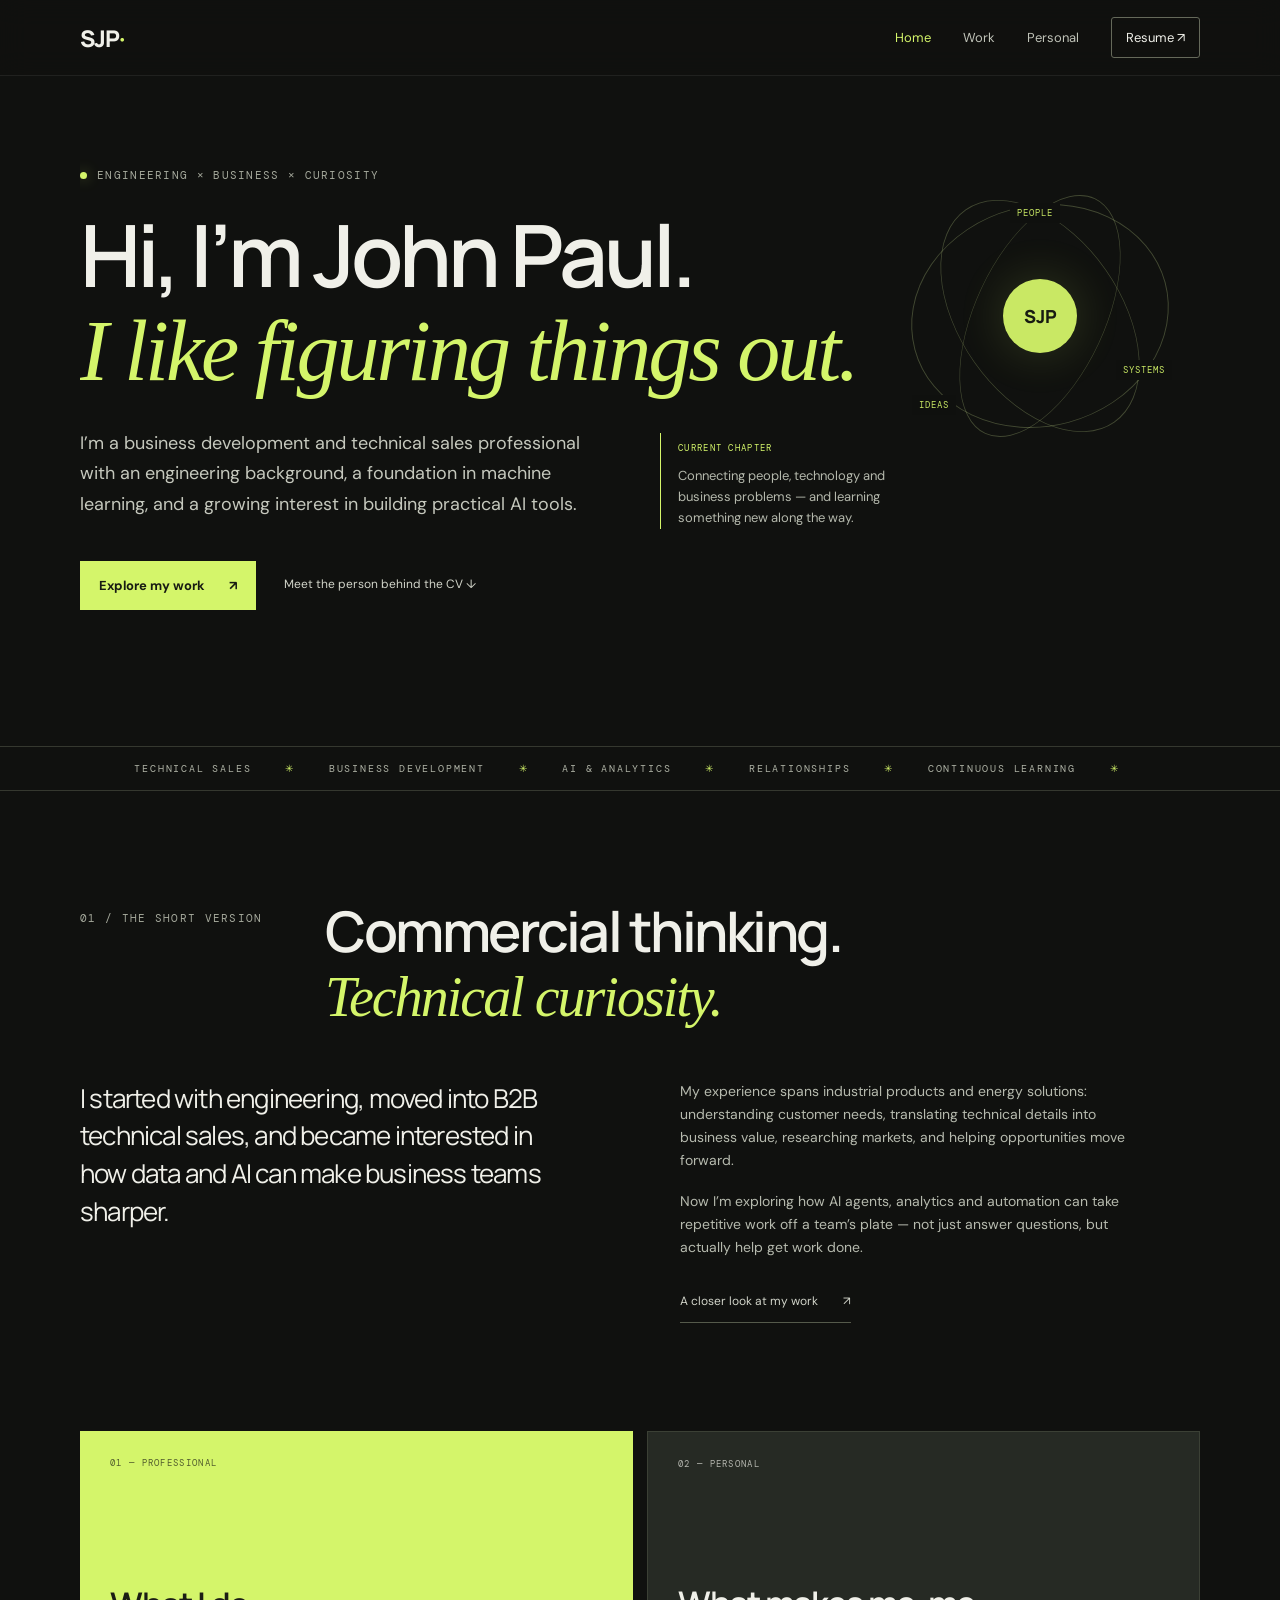
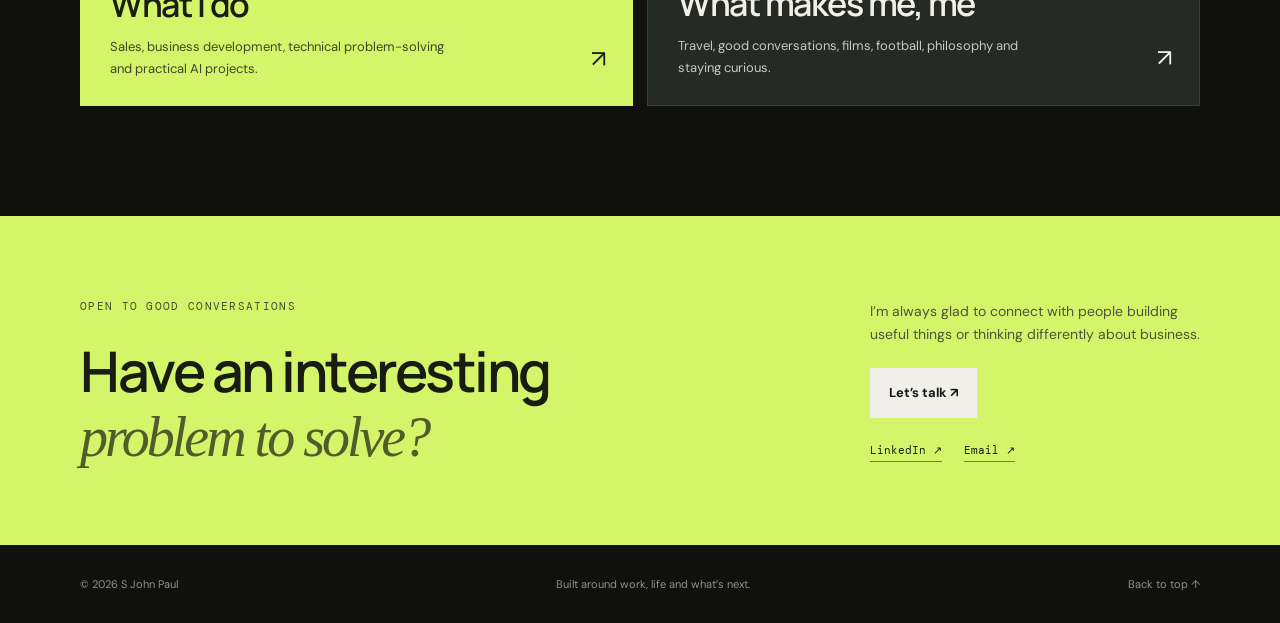
<file: index.html>
<!doctype html>
<html lang="en">
<head>
  <meta charset="utf-8">
  <meta name="viewport" content="width=device-width,initial-scale=1">
  <meta name="theme-color" content="#10110f">
  <meta name="description" content="S John Paul — business development, technical sales, AI and analytics, with a curious mind beyond work.">

  <title>S John Paul — Work, ideas & life</title>

  <link rel="stylesheet" href="style.css">

  <!-- Google Analytics -->
  <script async src="https://www.googletagmanager.com/gtag/js?id=G-R9MKEZJPFF"></script>
  <script>
    window.dataLayer = window.dataLayer || [];

    function gtag() {
      dataLayer.push(arguments);
    }

    gtag('js', new Date());
    gtag('config', 'G-R9MKEZJPFF');
  </script>
  <!-- End Google Analytics -->
</head>

<body>

  <nav class="nav">
    <a class="brand" href="index.html">SJP<span>·</span></a>

    <div class="navlinks">
      <a class="active" href="index.html">Home</a>
      <a href="professional.html">Work</a>
      <a href="personal.html">Personal</a>
      <a class="navcta" href="S_John_Paul_Resume.pdf" download>Resume ↗</a>
    </div>
  </nav>

  <main>

    <section class="hero wrap">
      <div class="eyebrow">
        <span class="dot"></span>
        ENGINEERING × BUSINESS × CURIOSITY
      </div>

      <h1>
        Hi, I’m John Paul.<br>
        <em>I like figuring things out.</em>
      </h1>

      <div class="hero-bottom">
        <p class="lede">
          I’m a business development and technical sales professional with an engineering background, a foundation in machine learning, and a growing interest in building practical AI tools.
        </p>

        <div class="hero-note">
          <span class="note-label">CURRENT CHAPTER</span>
          <p>
            Connecting people, technology and business problems — and learning something new along the way.
          </p>
        </div>
      </div>

      <div class="hero-actions">
        <a class="button primary" href="professional.html">
          Explore my work <span>↗</span>
        </a>

        <a class="textlink" href="personal.html">
          Meet the person behind the CV ↓
        </a>
      </div>

      <div class="hero-art" aria-label="A simple abstract illustration representing connections between ideas">
        <div class="orbit orbit1"></div>
        <div class="orbit orbit2"></div>
        <div class="orbit orbit3"></div>
        <div class="core">SJP</div>
        <span class="orbit-label l1">PEOPLE</span>
        <span class="orbit-label l2">IDEAS</span>
        <span class="orbit-label l3">SYSTEMS</span>
      </div>
    </section>

    <section class="ticker">
      <div>
        TECHNICAL SALES <span>✳</span>
        BUSINESS DEVELOPMENT <span>✳</span>
        AI & ANALYTICS <span>✳</span>
        RELATIONSHIPS <span>✳</span>
        CONTINUOUS LEARNING <span>✳</span>
      </div>
    </section>

    <section class="section wrap">
      <div class="section-head">
        <span class="index">01 / THE SHORT VERSION</span>
        <h2>
          Commercial thinking.<br>
          <em>Technical curiosity.</em>
        </h2>
      </div>

      <div class="two-col">
        <p class="bigcopy">
          I started with engineering, moved into B2B technical sales, and became interested in how data and AI can make business teams sharper.
        </p>

        <div class="bodycopy">
          <p>
            My experience spans industrial products and energy solutions: understanding customer needs, translating technical details into business value, researching markets, and helping opportunities move forward.
          </p>

          <p>
            Now I’m exploring how AI agents, analytics and automation can take repetitive work off a team’s plate — not just answer questions, but actually help get work done.
          </p>

          <a class="arrowlink" href="professional.html">
            A closer look at my work <span>↗</span>
          </a>
        </div>
      </div>
    </section>

    <section class="feature-grid wrap">
      <a class="feature-card work-card" href="professional.html">
        <span class="card-no">01 — PROFESSIONAL</span>

        <div>
          <h3>What I do</h3>
          <p>
            Sales, business development, technical problem-solving and practical AI projects.
          </p>
        </div>

        <span class="card-arrow">↗</span>
      </a>

      <a class="feature-card life-card" href="personal.html">
        <span class="card-no">02 — PERSONAL</span>

        <div>
          <h3>What makes me, me</h3>
          <p>
            Travel, good conversations, films, football, philosophy and staying curious.
          </p>
        </div>

        <span class="card-arrow">↗</span>
      </a>
    </section>

    <section class="contact-band">
      <div class="wrap contact-inner">
        <div>
          <span class="index">OPEN TO GOOD CONVERSATIONS</span>
          <h2>
            Have an interesting<br>
            <em>problem to solve?</em>
          </h2>
        </div>

        <div class="contact-right">
          <p>
            I’m always glad to connect with people building useful things or thinking differently about business.
          </p>

          <a class="button light" href="mailto:scariajohnpaul@gmail.com">
            Let’s talk ↗
          </a>

          <div class="social-links">
            <a href="https://www.linkedin.com/in/sjp7" target="_blank" rel="noopener noreferrer">
              LinkedIn ↗
            </a>
            <a href="mailto:scariajohnpaul@gmail.com">
              Email ↗
            </a>
          </div>
        </div>
      </div>
    </section>

  </main>

  <footer class="footer wrap">
    <span>© <span data-year></span> S John Paul</span>
    <span>Built around work, life and what’s next.</span>

    <a href="#top" onclick="window.scrollTo({top:0,behavior:'smooth'});return false">
      Back to top ↑
    </a>
  </footer>

  <script src="app.js"></script>

</body>
</html>
</file>
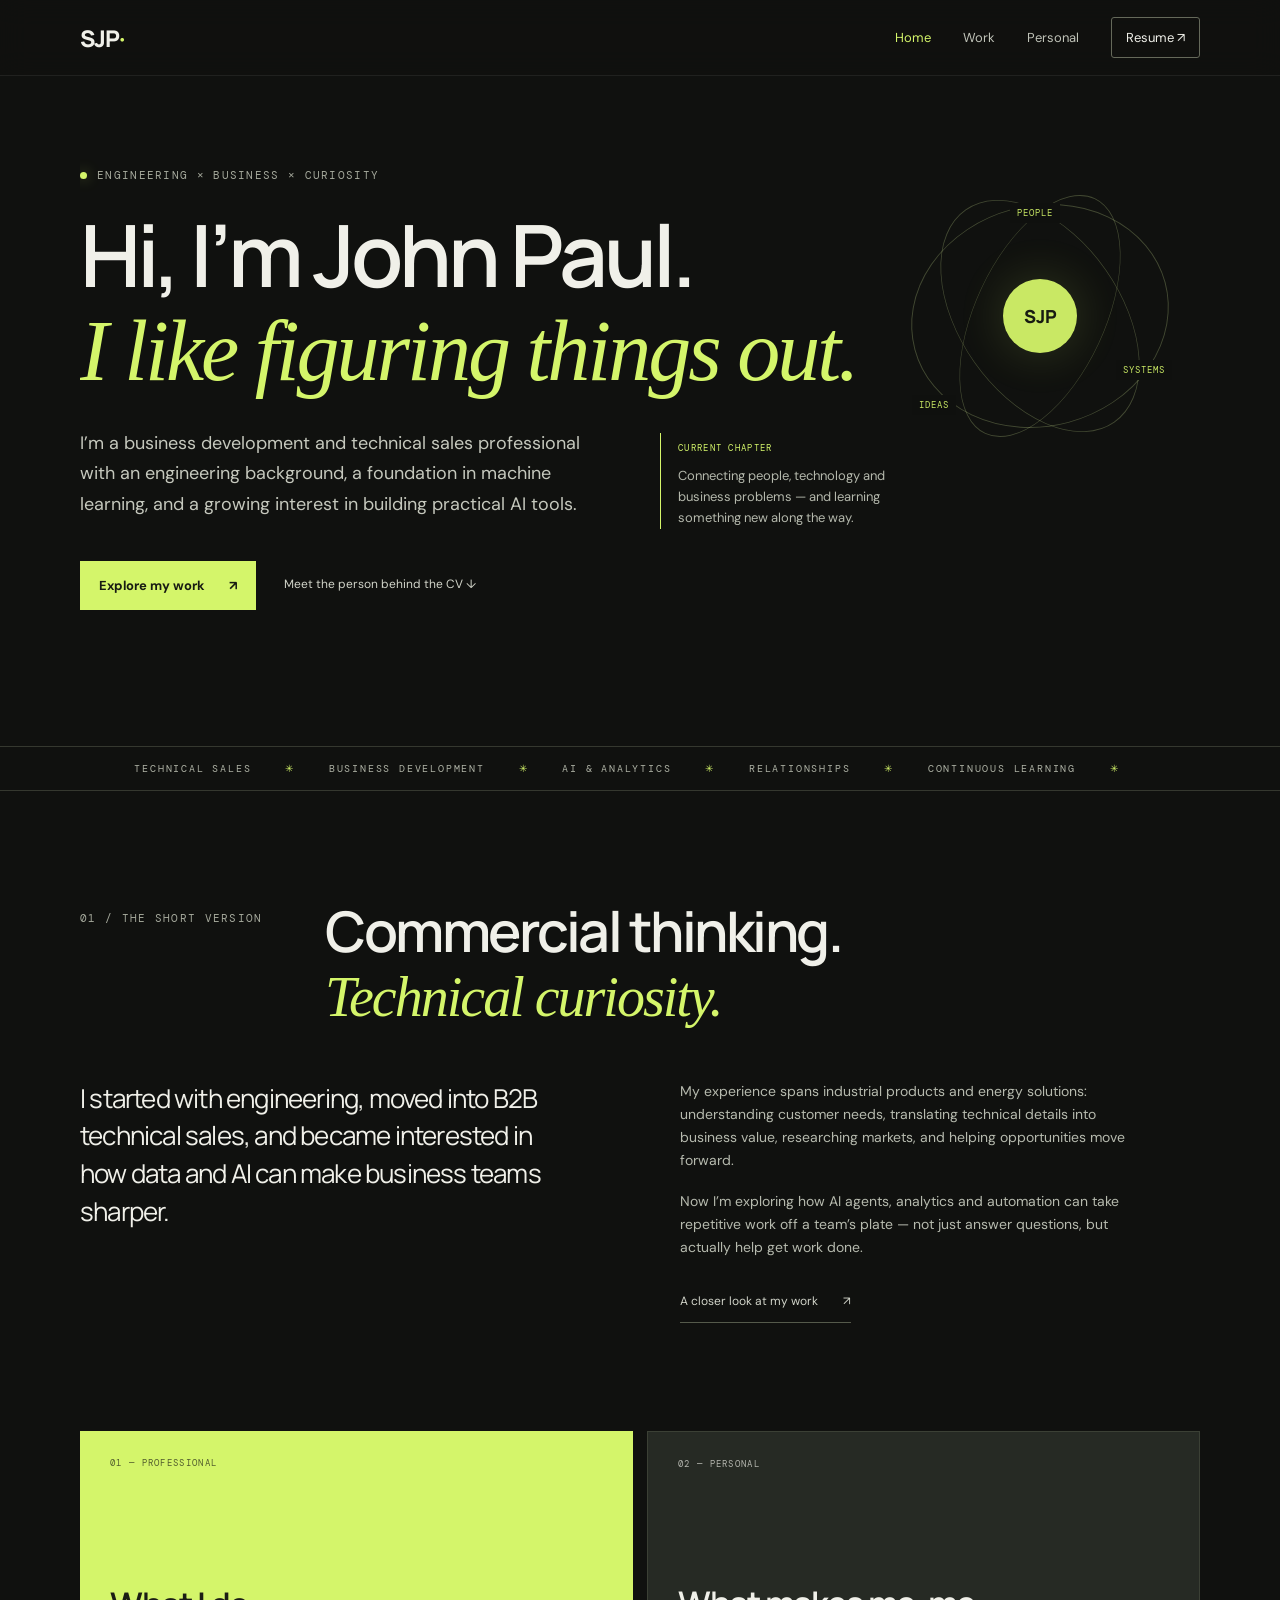
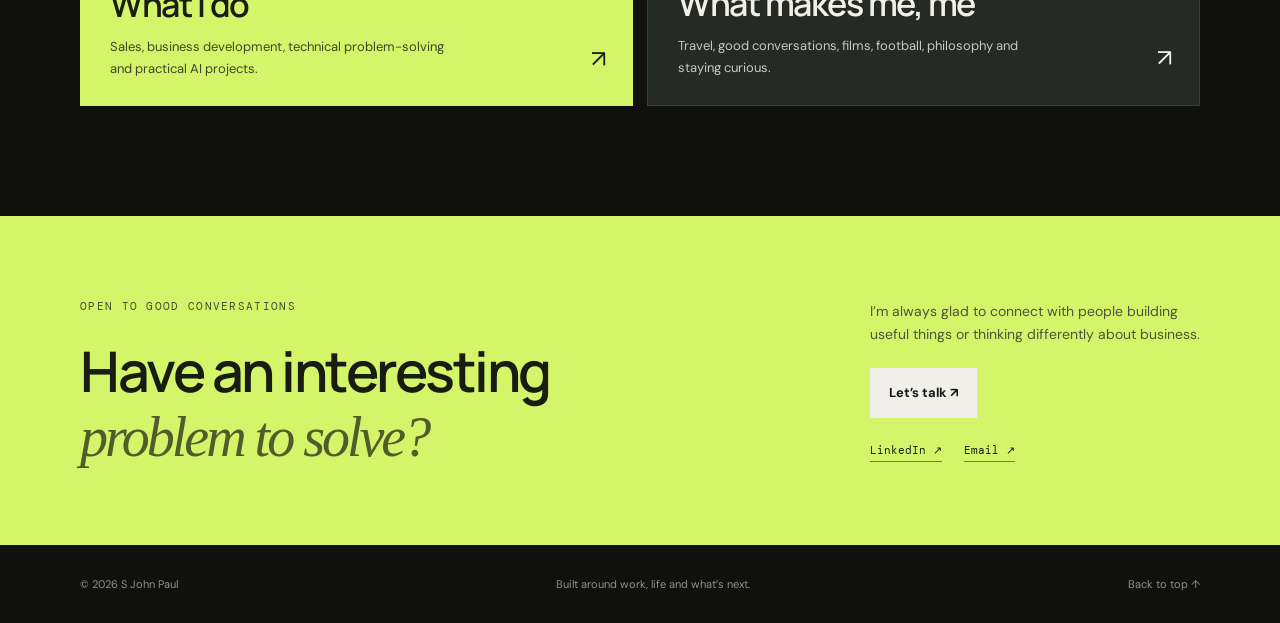
<file: John_Paul_Portfolio/index.html>
<!doctype html>
<html lang="en"><head><meta charset="utf-8"><meta name="viewport" content="width=device-width,initial-scale=1"><meta name="theme-color" content="#10110f"><meta name="description" content="S John Paul — business development, technical sales, AI and analytics, with a curious mind beyond work."><title>S John Paul — Work, ideas & life</title><link rel="stylesheet" href="style.css"></head>
<body><nav class="nav"><a class="brand" href="index.html">SJP<span>·</span></a><div class="navlinks"><a class="active" href="index.html">Home</a><a href="professional.html">Work</a><a href="personal.html">Personal</a><a class="navcta" href="S_John_Paul_Resume.pdf" download>Resume ↗</a></div></nav>
<main><section class="hero wrap"><div class="eyebrow"><span class="dot"></span> ENGINEERING × BUSINESS × CURIOSITY</div><h1>Hi, I’m John Paul.<br><em>I like figuring things out.</em></h1><div class="hero-bottom"><p class="lede">I’m a business development and technical sales professional with an engineering background, a foundation in machine learning, and a growing interest in building practical AI tools.</p><div class="hero-note"><span class="note-label">CURRENT CHAPTER</span><p>Connecting people, technology and business problems — and learning something new along the way.</p></div></div><div class="hero-actions"><a class="button primary" href="professional.html">Explore my work <span>↗</span></a><a class="textlink" href="personal.html">Meet the person behind the CV ↓</a></div><div class="hero-art" aria-label="A simple abstract illustration representing connections between ideas"><div class="orbit orbit1"></div><div class="orbit orbit2"></div><div class="orbit orbit3"></div><div class="core">SJP</div><span class="orbit-label l1">PEOPLE</span><span class="orbit-label l2">IDEAS</span><span class="orbit-label l3">SYSTEMS</span></div></section>
<section class="ticker"><div>TECHNICAL SALES <span>✳</span> BUSINESS DEVELOPMENT <span>✳</span> AI & ANALYTICS <span>✳</span> RELATIONSHIPS <span>✳</span> CONTINUOUS LEARNING <span>✳</span></div></section>
<section class="section wrap"><div class="section-head"><span class="index">01 / THE SHORT VERSION</span><h2>Commercial thinking.<br><em>Technical curiosity.</em></h2></div><div class="two-col"><p class="bigcopy">I started with engineering, moved into B2B technical sales, and became interested in how data and AI can make business teams sharper.</p><div class="bodycopy"><p>My experience spans industrial products and energy solutions: understanding customer needs, translating technical details into business value, researching markets, and helping opportunities move forward.</p><p>Now I’m exploring how AI agents, analytics and automation can take repetitive work off a team’s plate — not just answer questions, but actually help get work done.</p><a class="arrowlink" href="professional.html">A closer look at my work <span>↗</span></a></div></div></section>
<section class="feature-grid wrap"><a class="feature-card work-card" href="professional.html"><span class="card-no">01 — PROFESSIONAL</span><div><h3>What I do</h3><p>Sales, business development, technical problem-solving and practical AI projects.</p></div><span class="card-arrow">↗</span></a><a class="feature-card life-card" href="personal.html"><span class="card-no">02 — PERSONAL</span><div><h3>What makes me, me</h3><p>Travel, good conversations, films, football, philosophy and staying curious.</p></div><span class="card-arrow">↗</span></a></section>
<section class="contact-band"><div class="wrap contact-inner"><div><span class="index">OPEN TO GOOD CONVERSATIONS</span><h2>Have an interesting<br><em>problem to solve?</em></h2></div><div class="contact-right"><p>I’m always glad to connect with people building useful things or thinking differently about business.</p><a class="button light" href="mailto:scariajohnpaul@gmail.com">Let’s talk ↗</a><div class="social-links"><a href="https://www.linkedin.com/in/sjp7" target="_blank" rel="noreferrer">LinkedIn ↗</a><a href="mailto:scariajohnpaul@gmail.com">Email ↗</a></div></div></div></section></main><footer class="footer wrap"><span>© <span data-year></span> S John Paul</span><span>Built around work, life and what’s next.</span><a href="#top" onclick="window.scrollTo({top:0,behavior:'smooth'});return false">Back to top ↑</a></footer><script src="app.js"></script></body></html>
</file>
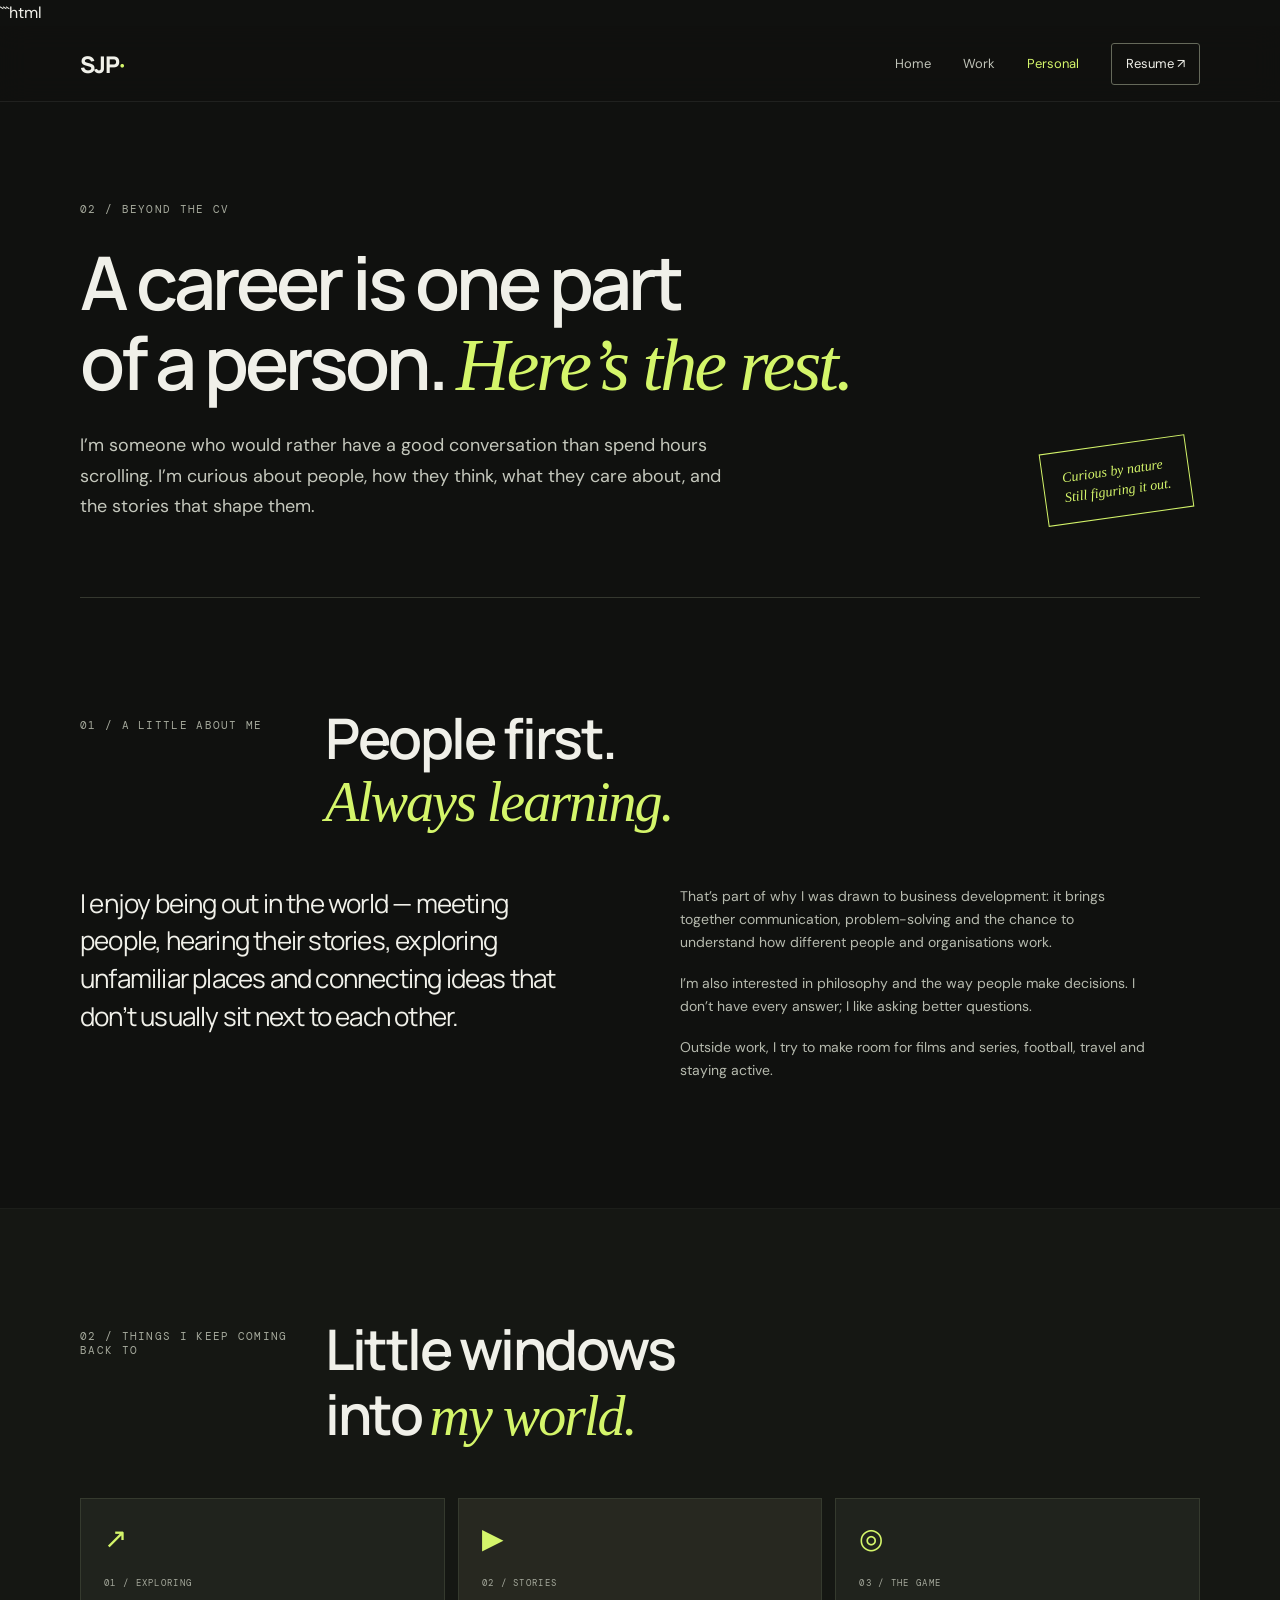
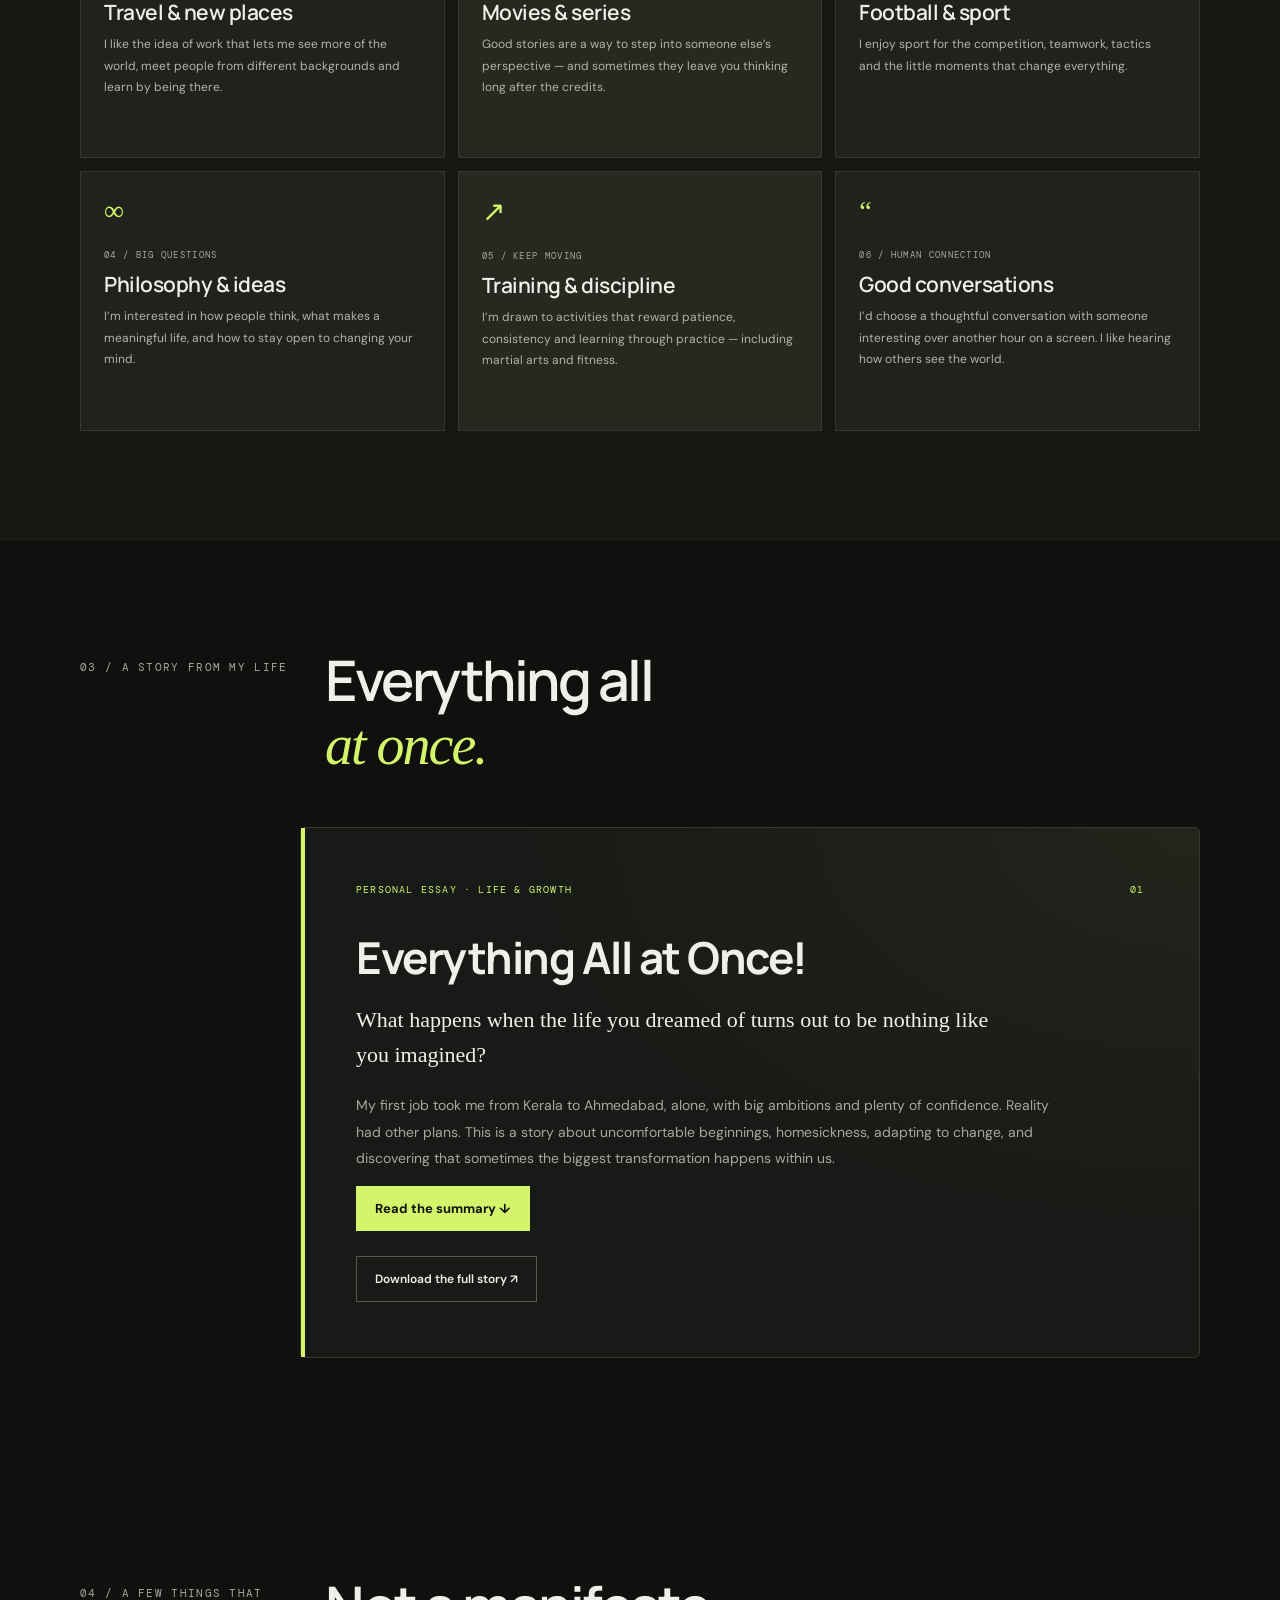
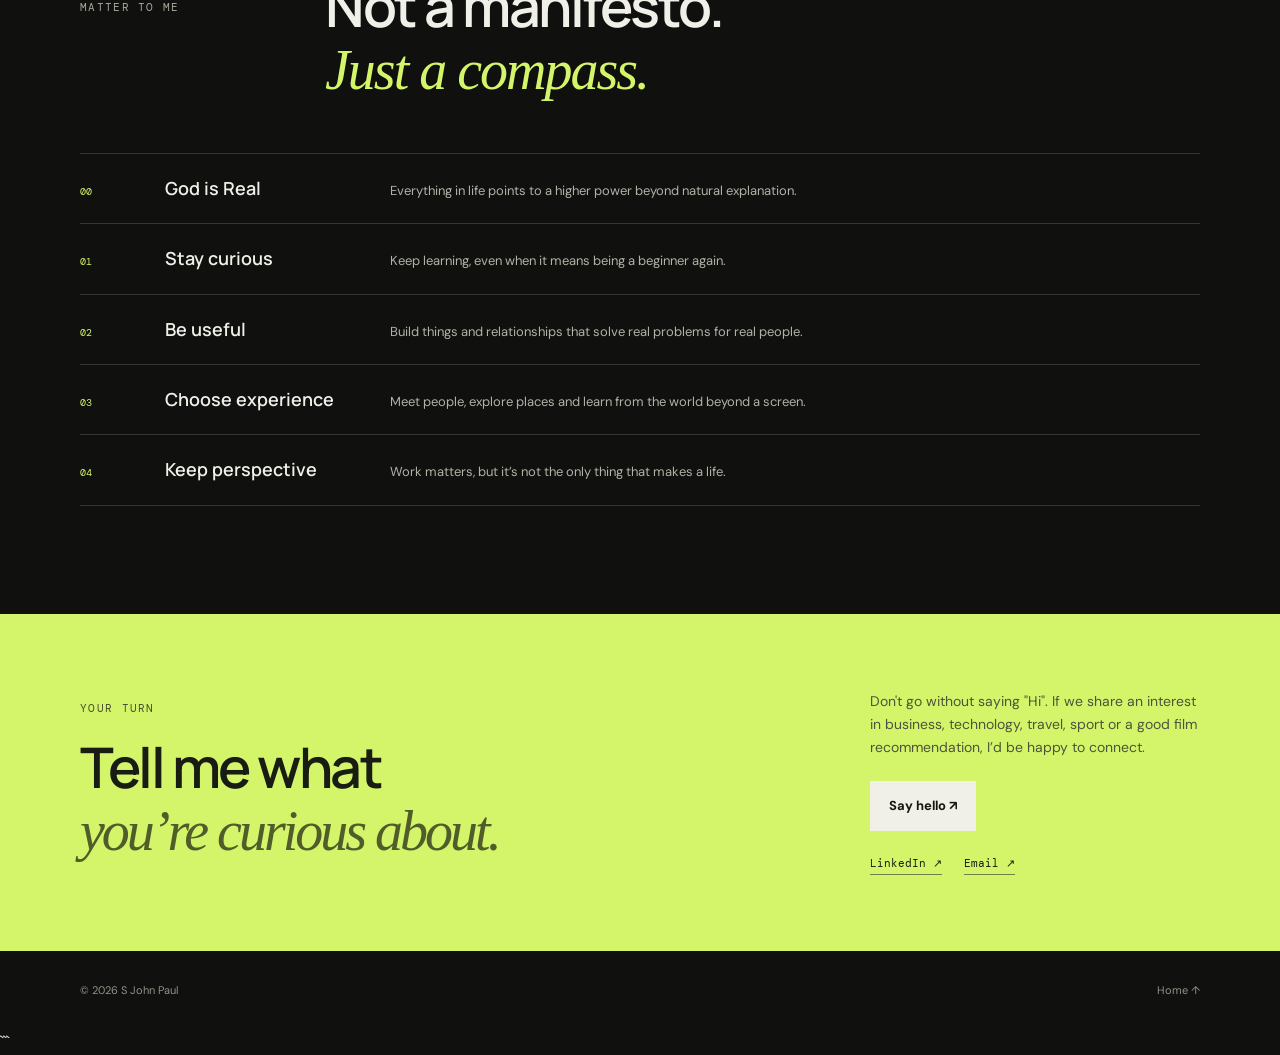
<file: personal.html>
```html
<!doctype html>
<html lang="en">
<head>
  <meta charset="utf-8">
  <meta name="viewport" content="width=device-width, initial-scale=1">
  <meta name="theme-color" content="#10110f">
  <meta name="description" content="The personal side of S John Paul: people, travel, films, football and curiosity.">
  <title>Personal — S John Paul</title>
  <link rel="stylesheet" href="style.css">
</head>

<body>

<nav class="nav">
  <a class="brand" href="index.html">SJP<span>·</span></a>
  <div class="navlinks">
    <a href="index.html">Home</a>
    <a href="professional.html">Work</a>
    <a class="active" href="personal.html">Personal</a>
    <a class="navcta" href="S_John_Paul_Resume.pdf" download>Resume ↗</a>
  </div>
</nav>

<header class="page-hero personal-hero wrap">
  <span class="eyebrow">02 / BEYOND THE CV</span>
  <h1>A career is one part<br>of a person. <em>Here’s the rest.</em></h1>
  <p class="lede">
    I’m someone who would rather have a good conversation than spend hours scrolling.
    I’m curious about people, how they think, what they care about, and the stories that shape them.
  </p>
  <div class="personal-stamp">
    Curious by nature<br>Still figuring it out.
  </div>
</header>

<!-- SECTION 01: ABOUT ME -->
<section class="section wrap">
  <div class="section-head">
    <span class="index">01 / A LITTLE ABOUT ME</span>
    <h2>People first.<br><em>Always learning.</em></h2>
  </div>

  <div class="two-col">
    <p class="bigcopy">
      I enjoy being out in the world — meeting people, hearing their stories,
      exploring unfamiliar places and connecting ideas that don’t usually sit next to each other.
    </p>

    <div class="bodycopy">
      <p>
        That’s part of why I was drawn to business development: it brings together
        communication, problem-solving and the chance to understand how different people
        and organisations work.
      </p>
      <p>
        I’m also interested in philosophy and the way people make decisions.
        I don’t have every answer; I like asking better questions.
      </p>
      <p>
        Outside work, I try to make room for films and series, football, travel and staying active.
      </p>
    </div>
  </div>
</section>

<!-- SECTION 02: INTERESTS -->
<section class="section personal-interests">
  <div class="wrap">
    <div class="section-head">
      <span class="index">02 / THINGS I KEEP COMING BACK TO</span>
      <h2>Little windows<br>into <em>my world.</em></h2>
    </div>

    <div class="interest-grid">

      <article class="interest interest-travel">
        <span class="interest-icon">↗</span>
        <span class="interest-label">01 / EXPLORING</span>
        <h3>Travel &amp; new places</h3>
        <p>
          I like the idea of work that lets me see more of the world, meet people
          from different backgrounds and learn by being there.
        </p>
      </article>

      <article class="interest interest-film">
        <span class="interest-icon">▶</span>
        <span class="interest-label">02 / STORIES</span>
        <h3>Movies &amp; series</h3>
        <p>
          Good stories are a way to step into someone else’s perspective —
          and sometimes they leave you thinking long after the credits.
        </p>
      </article>

      <article class="interest interest-football">
        <span class="interest-icon">◎</span>
        <span class="interest-label">03 / THE GAME</span>
        <h3>Football &amp; sport</h3>
        <p>
          I enjoy sport for the competition, teamwork, tactics and the little
          moments that change everything.
        </p>
      </article>

      <article class="interest interest-thought">
        <span class="interest-icon">∞</span>
        <span class="interest-label">04 / BIG QUESTIONS</span>
        <h3>Philosophy &amp; ideas</h3>
        <p>
          I’m interested in how people think, what makes a meaningful life,
          and how to stay open to changing your mind.
        </p>
      </article>

      <article class="interest interest-active">
        <span class="interest-icon">↗</span>
        <span class="interest-label">05 / KEEP MOVING</span>
        <h3>Training &amp; discipline</h3>
        <p>
          I’m drawn to activities that reward patience, consistency and learning
          through practice — including martial arts and fitness.
        </p>
      </article>

      <article class="interest interest-conversation">
        <span class="interest-icon">“</span>
        <span class="interest-label">06 / HUMAN CONNECTION</span>
        <h3>Good conversations</h3>
        <p>
          I’d choose a thoughtful conversation with someone interesting over another
          hour on a screen. I like hearing how others see the world.
        </p>
      </article>

    </div>
  </div>
</section>

<!-- SECTION 03: PERSONAL STORY -->
<section class="section wrap story-section">

  <div class="section-head">
    <span class="index">03 / A STORY FROM MY LIFE</span>
    <h2>Everything all<br><em>at once.</em></h2>
  </div>

  <article class="story-card">

    <div class="story-top">
      <span class="story-tag">PERSONAL ESSAY · LIFE &amp; GROWTH</span>
      <span class="story-number">01</span>
    </div>

    <h3>Everything All at Once!</h3>

    <p class="story-intro">
      What happens when the life you dreamed of turns out to be nothing like you imagined?
    </p>

    <p class="story-description">
      My first job took me from Kerala to Ahmedabad, alone, with big ambitions and plenty
      of confidence. Reality had other plans. This is a story about uncomfortable beginnings,
      homesickness, adapting to change, and discovering that sometimes the biggest
      transformation happens within us.
    </p>

    <!-- Native HTML expand/collapse; no JavaScript required -->
<!-- STORY SUMMARY -->
<button
  type="button"
  class="button story-read"
  onclick="
    const summary = document.getElementById('story-summary');
    summary.hidden = !summary.hidden;
    this.textContent = summary.hidden
      ? 'Read the summary ↓'
      : 'Show less ↑';
  "
>
  Read the summary ↓
</button>

<div id="story-summary" hidden>
  <div class="story-summary">
    <h4>The story behind the story</h4>

    <p>
      My journey began with a three-day train ride from Kerala to Ahmedabad
      for my first corporate job. Excited to live independently, travel and
      meet successful people, I was unprepared for the challenges ahead.
    </p>

    <p>
      Language barriers, difficult accommodation, illness and loneliness
      made me question whether I belonged there. Many times, I wanted to
      quit and return home.
    </p>

    <p>
      Gradually, friendships, movies, prayer and discovering Brazilian
      Jiu-Jitsu helped me adapt. I began to feel more confident, even
      though life wasn't suddenly perfect.
    </p>

    <p>
      The biggest lesson was that the situation around me had not changed
      as much as I had. I learned to face discomfort, trust myself and
      keep going. What initially felt impossible became an experience
      that shaped me.
    </p>

    <p class="story-quote">“This too shall pass.”</p>
  </div>
</div>

    <div class="story-actions">
      <a
        class="button story-download"
        href="Everything_All_at_Once.pdf"
        download>
        Download the full story ↗
      </a>
    </div>

  </article>
</section>

<!-- SECTION 04: VALUES -->
<section class="section wrap">
  <div class="section-head">
    <span class="index">04 / A FEW THINGS THAT MATTER TO ME</span>
    <h2>Not a manifesto.<br><em>Just a compass.</em></h2>
  </div>

  <div class="values-list">
   <div>
      <span>00</span>
      <h3>God is Real</h3>
      <p>Everything in life points to a higher power beyond natural explanation.</p>
    </div>
    <div>
      <span>01</span>
      <h3>Stay curious</h3>
      <p>Keep learning, even when it means being a beginner again.</p>
    </div>

    <div>
      <span>02</span>
      <h3>Be useful</h3>
      <p>Build things and relationships that solve real problems for real people.</p>
    </div>

    <div>
      <span>03</span>
      <h3>Choose experience</h3>
      <p>Meet people, explore places and learn from the world beyond a screen.</p>
    </div>

    <div>
      <span>04</span>
      <h3>Keep perspective</h3>
      <p>Work matters, but it’s not the only thing that makes a life.</p>
    </div>

  </div>
</section>

<!-- CONTACT -->
<section class="contact-band personal-contact">
  <div class="wrap contact-inner">

    <div>
      <span class="index">YOUR TURN</span>
      <h2>Tell me what<br><em>you’re curious about.</em></h2>
    </div>

    <div class="contact-right">
      <p>
        Don't go without saying "Hi". If we share an interest in business,
        technology, travel, sport or a good film recommendation, I’d be happy to connect.
      </p>

      <a class="button light" href="mailto:scariajohnpaul@gmail.com">
        Say hello ↗
      </a>

      <div class="social-links">
        <a href="https://www.linkedin.com/in/sjp7" target="_blank" rel="noreferrer">LinkedIn ↗</a>
        <a href="mailto:scariajohnpaul@gmail.com">Email ↗</a>
      </div>
    </div>

  </div>
</section>

<footer class="footer wrap">
  <span>© <span data-year></span> S John Paul</span>
  <a href="index.html">Home ↑</a>
</footer>

<script src="app.js"></script>

</body>
</html>
```
</file>
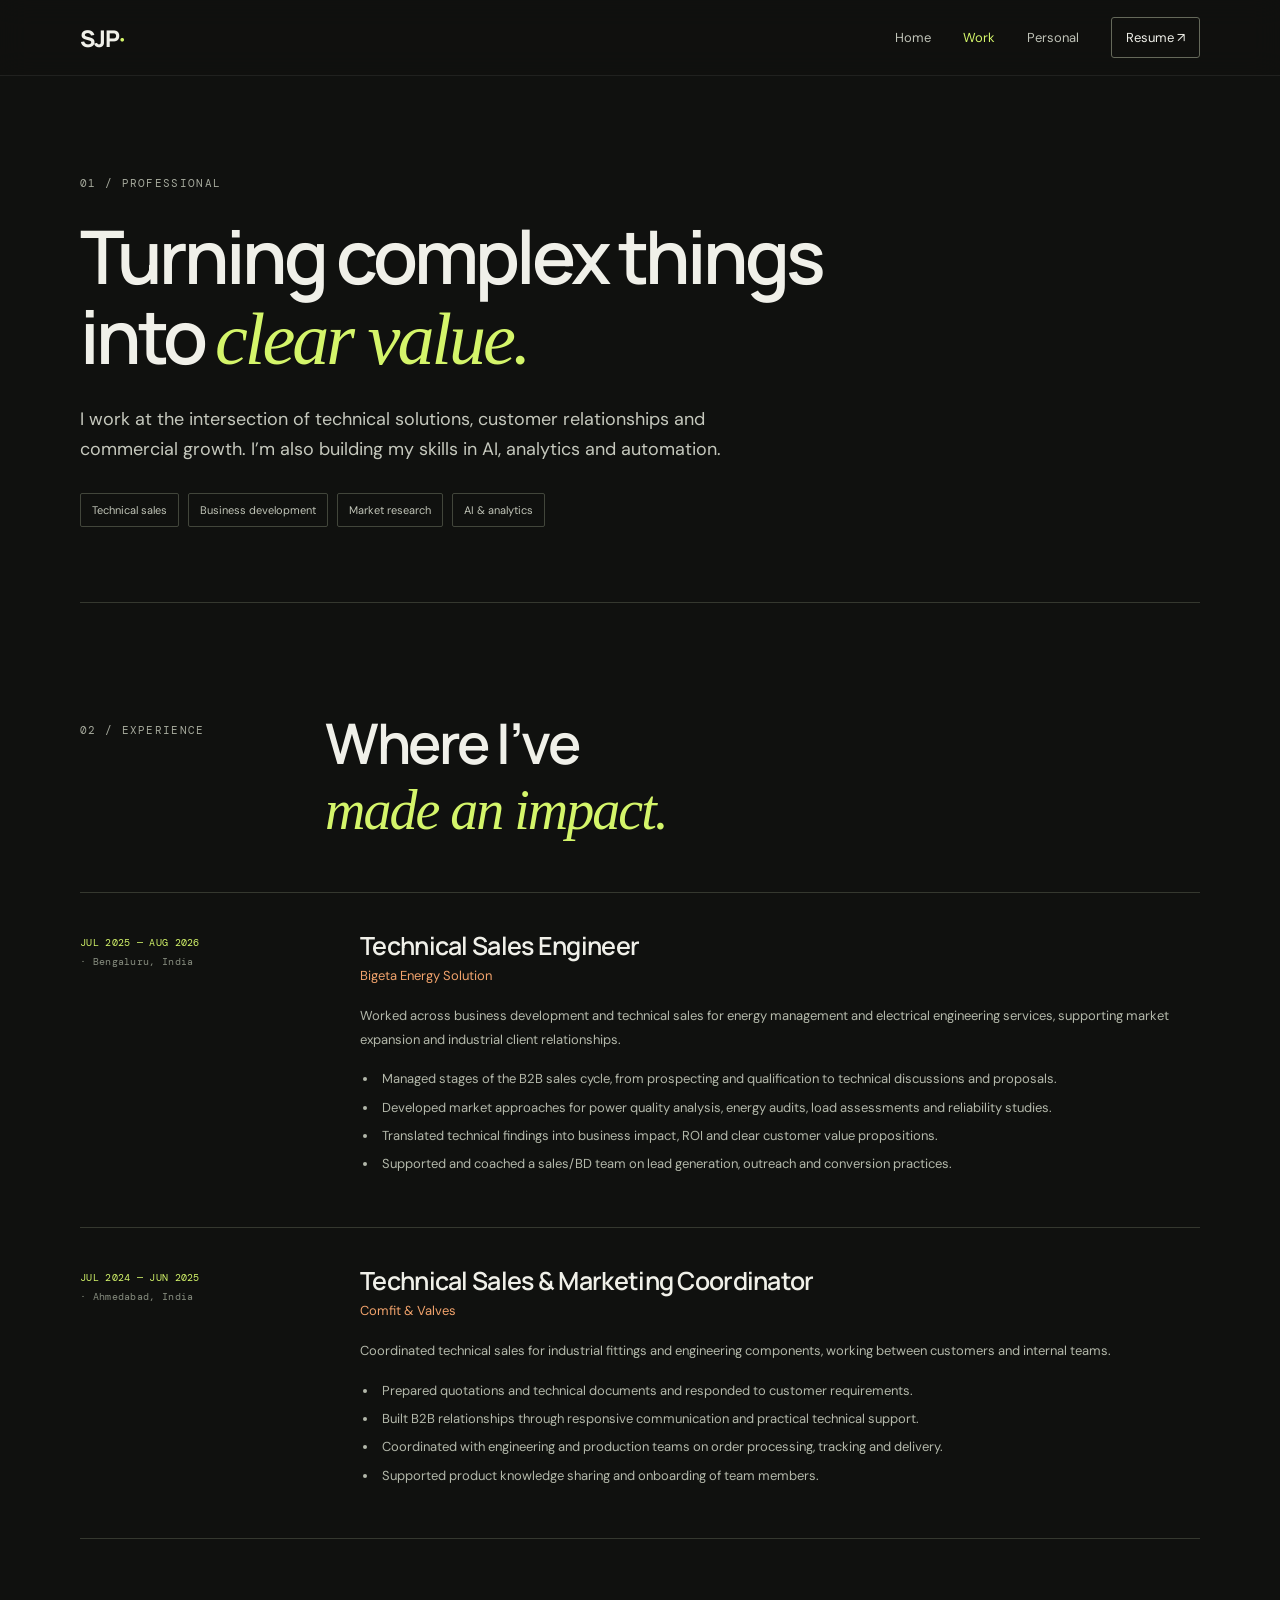
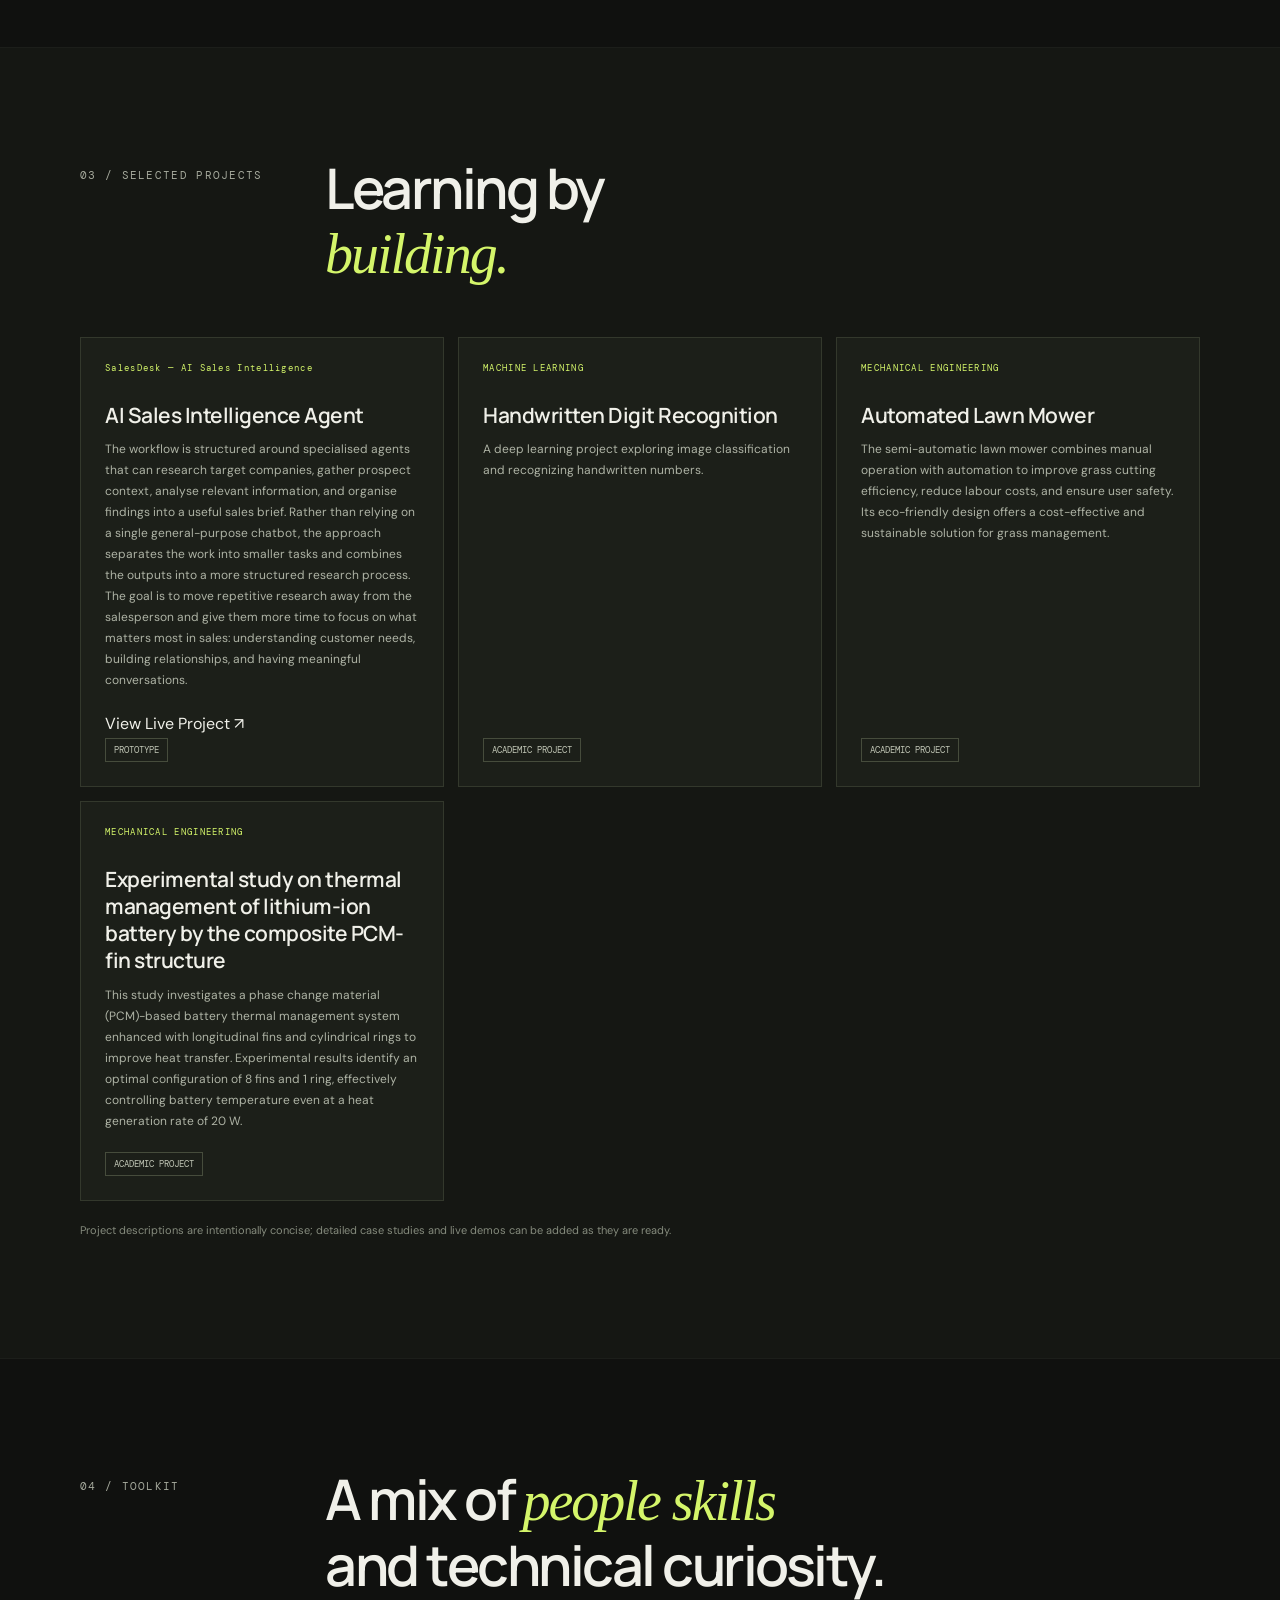
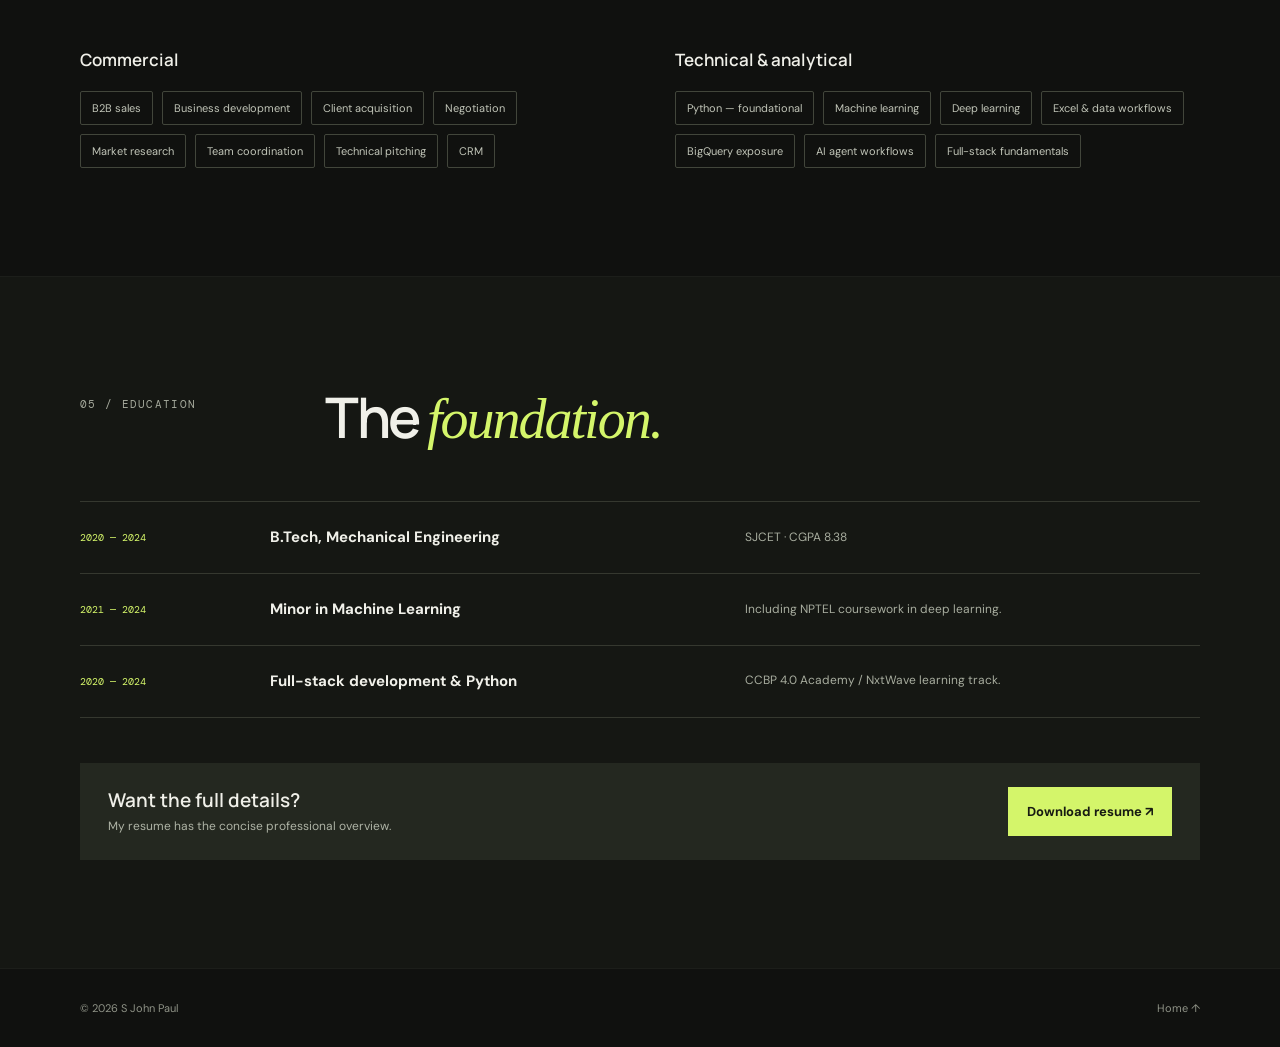
<file: professional.html>
<!doctype html><html lang="en"><head><meta charset="utf-8"><meta name="viewport" content="width=device-width,initial-scale=1"><meta name="theme-color" content="#10110f"><meta name="description" content="Experience, skills, projects and education — S John Paul."><title>Work — S John Paul</title><link rel="stylesheet" href="style.css"></head><body><nav class="nav"><a class="brand" href="index.html">SJP<span>·</span></a><div class="navlinks"><a href="index.html">Home</a><a class="active" href="professional.html">Work</a><a href="personal.html">Personal</a><a class="navcta" href="S_John_Paul_Resume.pdf" download>Resume ↗</a></div></nav><header class="page-hero wrap"><span class="eyebrow">01 / PROFESSIONAL</span><h1>Turning complex things<br>into <em>clear value.</em></h1><p class="lede">I work at the intersection of technical solutions, customer relationships and commercial growth. I’m also building my skills in AI, analytics and automation.</p><div class="tag-row"><span>Technical sales</span><span>Business development</span><span>Market research</span><span>AI & analytics</span></div></header>
<section class="section wrap"><div class="section-head"><span class="index">02 / EXPERIENCE</span><h2>Where I’ve<br><em>made an impact.</em></h2></div><div class="timeline"><article class="timeline-item"><div class="timeline-date">JUL 2025 — AUG 2026 <span>· Bengaluru, India</span></div><div><h3>Technical Sales Engineer</h3><p class="company">Bigeta Energy Solution</p><p>Worked across business development and technical sales for energy management and electrical engineering services, supporting market expansion and industrial client relationships.</p><ul><li>Managed stages of the B2B sales cycle, from prospecting and qualification to technical discussions and proposals.</li><li>Developed market approaches for power quality analysis, energy audits, load assessments and reliability studies.</li><li>Translated technical findings into business impact, ROI and clear customer value propositions.</li><li>Supported and coached a sales/BD team on lead generation, outreach and conversion practices.</li></ul></div></article><article class="timeline-item"><div class="timeline-date">JUL 2024 — JUN 2025 <span>· Ahmedabad, India</span></div><div><h3>Technical Sales & Marketing Coordinator</h3><p class="company">Comfit & Valves</p><p>Coordinated technical sales for industrial fittings and engineering components, working between customers and internal teams.</p><ul><li>Prepared quotations and technical documents and responded to customer requirements.</li><li>Built B2B relationships through responsive communication and practical technical support.</li><li>Coordinated with engineering and production teams on order processing, tracking and delivery.</li><li>Supported product knowledge sharing and onboarding of team members.</li></ul></div></article></div></section>
<section class="section muted-section"><div class="wrap"><div class="section-head"><span class="index">03 / SELECTED PROJECTS</span>
  <h2>Learning by<br><em>building.</em></h2></div><div class="project-grid">
    

<article class="project">
  <span class="project-type">SalesDesk — AI Sales Intelligence</span>

  <h3>AI Sales Intelligence Agent</h3>

  <p>
    The workflow is structured around specialised agents that can
    research target companies, gather prospect context, analyse
    relevant information, and organise findings into a useful sales
    brief. Rather than relying on a single general-purpose chatbot,
    the approach separates the work into smaller tasks and combines
    the outputs into a more structured research process.

    The goal is to move repetitive research away from the salesperson
    and give them more time to focus on what matters most in sales:
    understanding customer needs, building relationships, and having
    meaningful conversations.
  </p>

  <a
    class="project-link"
    href="https://signaldesk-ai-lrjbtizd6e2wgzxqm8yccv.streamlit.app/"
    target="_blank"
    rel="noopener noreferrer"
  >
    View Live Project ↗
  </a>

  <span class="status">PROTOTYPE</span>
</article>

  <article class="project"><span class="project-type">MACHINE LEARNING</span><h3>Handwritten Digit Recognition</h3><p>A deep learning project exploring image classification and recognizing handwritten numbers.</p><span class="status">ACADEMIC PROJECT</span></article><article class="project"><span class="project-type">MECHANICAL ENGINEERING</span><h3>Automated Lawn Mower</h3><p>The semi-automatic lawn mower combines manual operation with automation to improve grass cutting efficiency, reduce labour costs, and ensure user safety. Its eco-friendly design offers a cost-effective and sustainable solution for grass management.</p><span class="status">ACADEMIC PROJECT</span></article><article class="project"><span class="project-type">MECHANICAL ENGINEERING</span><h3>Experimental study on thermal management of lithium-ion battery by the composite PCM-fin structure</h3><p>This study investigates a phase change material (PCM)-based battery thermal management system enhanced with longitudinal fins and cylindrical rings to improve heat transfer. Experimental results identify an optimal configuration of 8 fins and 1 ring, effectively controlling battery temperature even at a heat generation rate of 20 W.</p><span class="status">ACADEMIC PROJECT</span></div><p class="small-note">Project descriptions are intentionally concise; detailed case studies and live demos can be added as they are ready.</p></div></section>
<section class="section wrap"><div class="section-head"><span class="index">04 / TOOLKIT</span><h2>A mix of <em>people skills</em><br>and technical curiosity.</h2></div><div class="skill-columns"><div><h3>Commercial</h3><div class="chips"><span>B2B sales</span><span>Business development</span><span>Client acquisition</span><span>Negotiation</span><span>Market research</span><span>Team coordination</span><span>Technical pitching</span><span>CRM</span></div></div><div><h3>Technical & analytical</h3><div class="chips"><span>Python — foundational</span><span>Machine learning</span><span>Deep learning</span><span>Excel & data workflows</span><span>BigQuery exposure</span><span>AI agent workflows</span><span>Full-stack fundamentals</span></div></div></div></section>
<section class="section muted-section"><div class="wrap"><div class="section-head"><span class="index">05 / EDUCATION</span><h2>The <em>foundation.</em></h2></div><div class="education-list"><div><span>2020 — 2024</span><h3>B.Tech, Mechanical Engineering</h3><p>SJCET · CGPA 8.38</p></div><div><span>2021 — 2024</span><h3>Minor in Machine Learning</h3><p>Including NPTEL coursework in deep learning.</p></div><div><span>2020 — 2024</span><h3>Full-stack development & Python</h3><p>CCBP 4.0 Academy / NxtWave learning track.</p></div></div><div class="resume-callout"><div><h3>Want the full details?</h3><p>My resume has the concise professional overview.</p></div><a class="button primary" href="S_John_Paul_Resume.pdf" download>Download resume ↗</a></div></div></section><footer class="footer wrap"><span>© <span data-year></span> S John Paul</span><a href="index.html">Home ↑</a></footer><script src="app.js"></script></body></html>
</file>
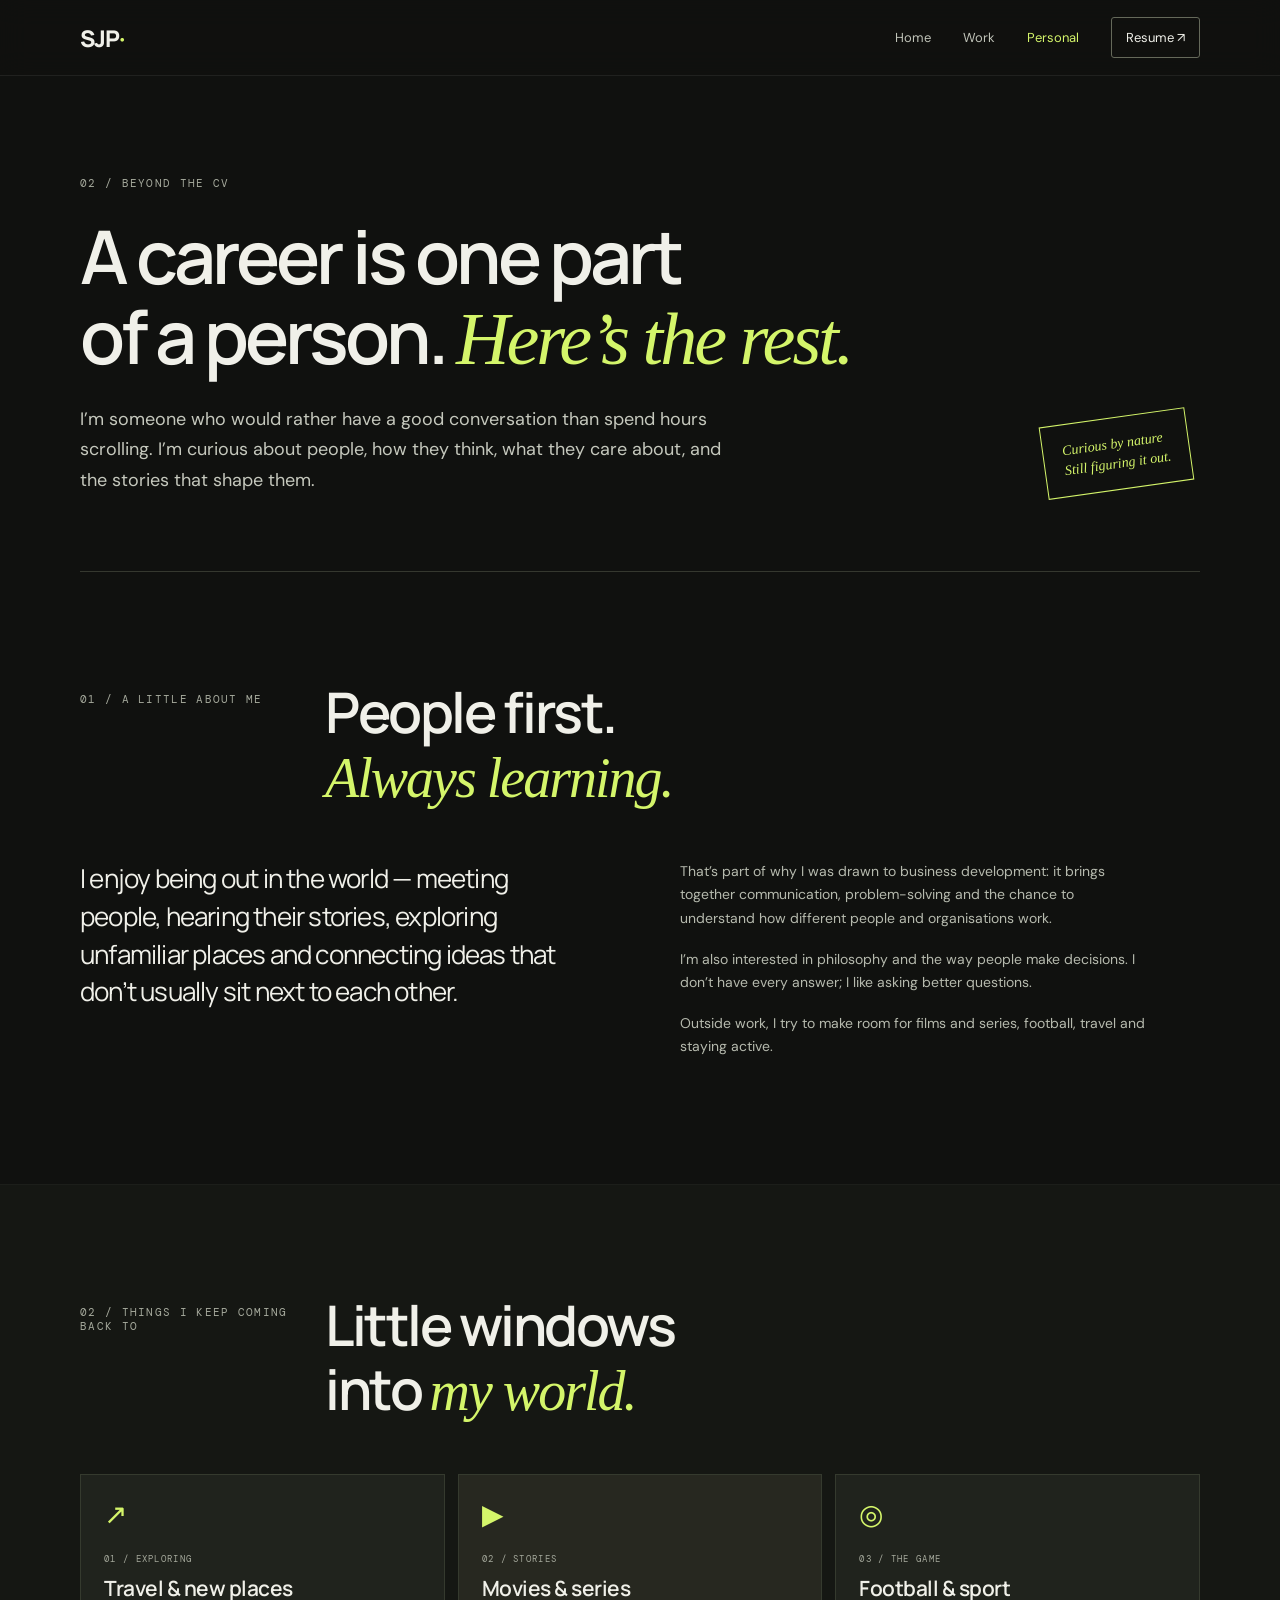
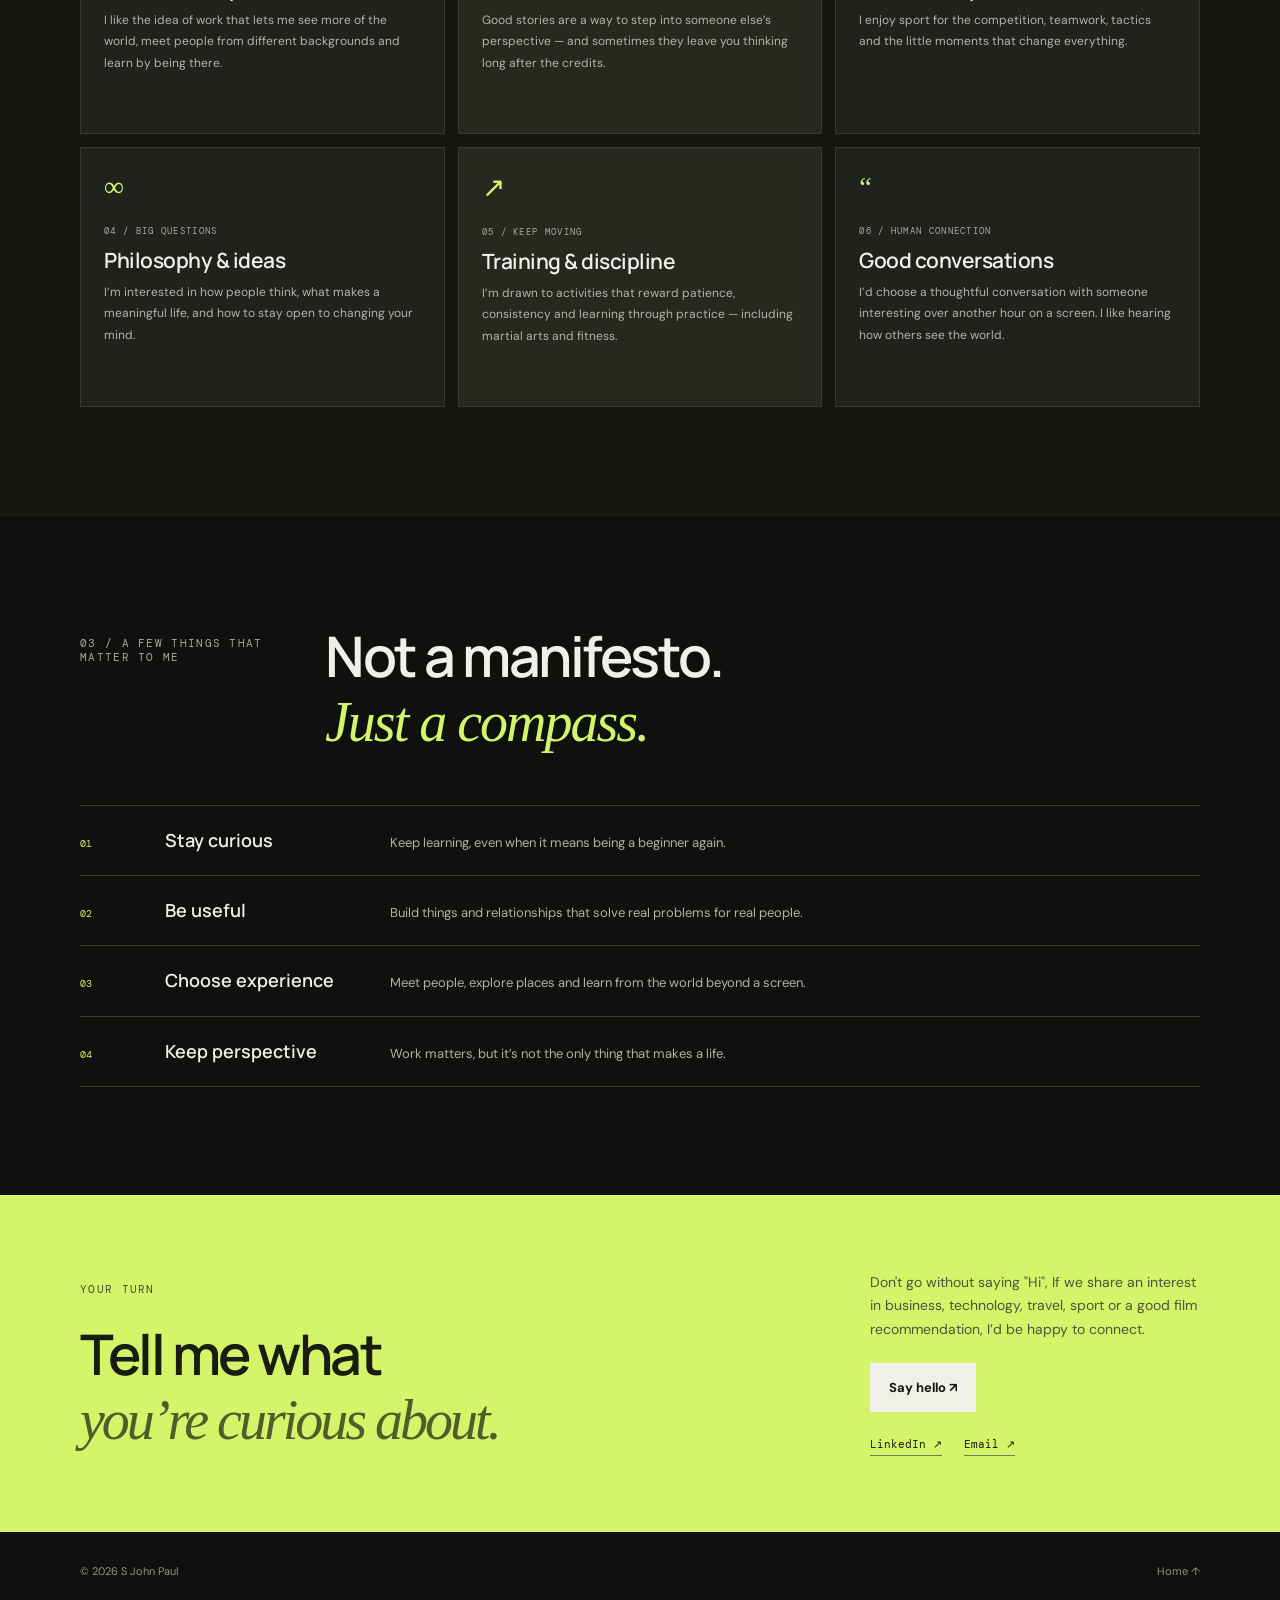
<file: John_Paul_Portfolio/personal.html>
<!doctype html><html lang="en"><head><meta charset="utf-8"><meta name="viewport" content="width=device-width,initial-scale=1"><meta name="theme-color" content="#10110f"><meta name="description" content="The personal side of S John Paul: people, travel, films, football and curiosity."><title>Personal — S John Paul</title><link rel="stylesheet" href="style.css"></head><body><nav class="nav"><a class="brand" href="index.html">SJP<span>·</span></a><div class="navlinks"><a href="index.html">Home</a><a href="professional.html">Work</a><a class="active" href="personal.html">Personal</a><a class="navcta" href="S_John_Paul_Resume.pdf" download>Resume ↗</a></div></nav><header class="page-hero personal-hero wrap"><span class="eyebrow">02 / BEYOND THE CV</span><h1>A career is one part<br>of a person. <em>Here’s the rest.</em></h1><p class="lede">I’m someone who would rather have a good conversation than spend hours scrolling. I’m curious about people, how they think, what they care about, and the stories that shape them.</p><div class="personal-stamp">Curious by nature<br>Still figuring it out.</div></header>
<section class="section wrap"><div class="section-head"><span class="index">01 / A LITTLE ABOUT ME</span><h2>People first.<br><em>Always learning.</em></h2></div><div class="two-col"><p class="bigcopy">I enjoy being out in the world — meeting people, hearing their stories, exploring unfamiliar places and connecting ideas that don’t usually sit next to each other.</p><div class="bodycopy"><p>That’s part of why I was drawn to business development: it brings together communication, problem-solving and the chance to understand how different people and organisations work.</p><p>I’m also interested in philosophy and the way people make decisions. I don’t have every answer; I like asking better questions.</p><p>Outside work, I try to make room for films and series, football, travel and staying active.</p></div></div></section>
<section class="section personal-interests"><div class="wrap"><div class="section-head"><span class="index">02 / THINGS I KEEP COMING BACK TO</span><h2>Little windows<br>into <em>my world.</em></h2></div><div class="interest-grid"><article class="interest interest-travel"><span class="interest-icon">↗</span><span class="interest-label">01 / EXPLORING</span><h3>Travel & new places</h3><p>I like the idea of work that lets me see more of the world, meet people from different backgrounds and learn by being there.</p></article><article class="interest interest-film"><span class="interest-icon">▶</span><span class="interest-label">02 / STORIES</span><h3>Movies & series</h3><p>Good stories are a way to step into someone else’s perspective — and sometimes they leave you thinking long after the credits.</p></article><article class="interest interest-football"><span class="interest-icon">◎</span><span class="interest-label">03 / THE GAME</span><h3>Football & sport</h3><p>I enjoy sport for the competition, teamwork, tactics and the little moments that change everything.</p></article><article class="interest interest-thought"><span class="interest-icon">∞</span><span class="interest-label">04 / BIG QUESTIONS</span><h3>Philosophy & ideas</h3><p>I’m interested in how people think, what makes a meaningful life, and how to stay open to changing your mind.</p></article><article class="interest interest-active"><span class="interest-icon">↗</span><span class="interest-label">05 / KEEP MOVING</span><h3>Training & discipline</h3><p>I’m drawn to activities that reward patience, consistency and learning through practice — including martial arts and fitness.</p></article><article class="interest interest-conversation"><span class="interest-icon">“</span><span class="interest-label">06 / HUMAN CONNECTION</span><h3>Good conversations</h3><p>I’d choose a thoughtful conversation with someone interesting over another hour on a screen. I like hearing how others see the world.</p></article></div></div></section>
<section class="section wrap"><div class="section-head"><span class="index">03 / A FEW THINGS THAT MATTER TO ME</span><h2>Not a manifesto.<br><em>Just a compass.</em></h2></div><div class="values-list"><div><span>01</span><h3>Stay curious</h3><p>Keep learning, even when it means being a beginner again.</p></div><div><span>02</span><h3>Be useful</h3><p>Build things and relationships that solve real problems for real people.</p></div><div><span>03</span><h3>Choose experience</h3><p>Meet people, explore places and learn from the world beyond a screen.</p></div><div><span>04</span><h3>Keep perspective</h3><p>Work matters, but it’s not the only thing that makes a life.</p></div></div></section>
<section class="contact-band personal-contact"><div class="wrap contact-inner"><div><span class="index">YOUR TURN</span><h2>Tell me what<br><em>you’re curious about.</em></h2></div><div class="contact-right"><p>Don't go without saying "Hi", If we share an interest in business, technology, travel, sport or a good film recommendation, I’d be happy to connect.</p><a class="button light" href="mailto:scariajohnpaul@gmail.com">Say hello ↗</a><div class="social-links"><a href="https://www.linkedin.com/in/sjp7" target="_blank" rel="noreferrer">LinkedIn ↗</a><a href="mailto:scariajohnpaul@gmail.com">Email ↗</a></div></div></div></section><footer class="footer wrap"><span>© <span data-year></span> S John Paul</span><a href="index.html">Home ↑</a></footer><script src="app.js"></script></body></html>
</file>
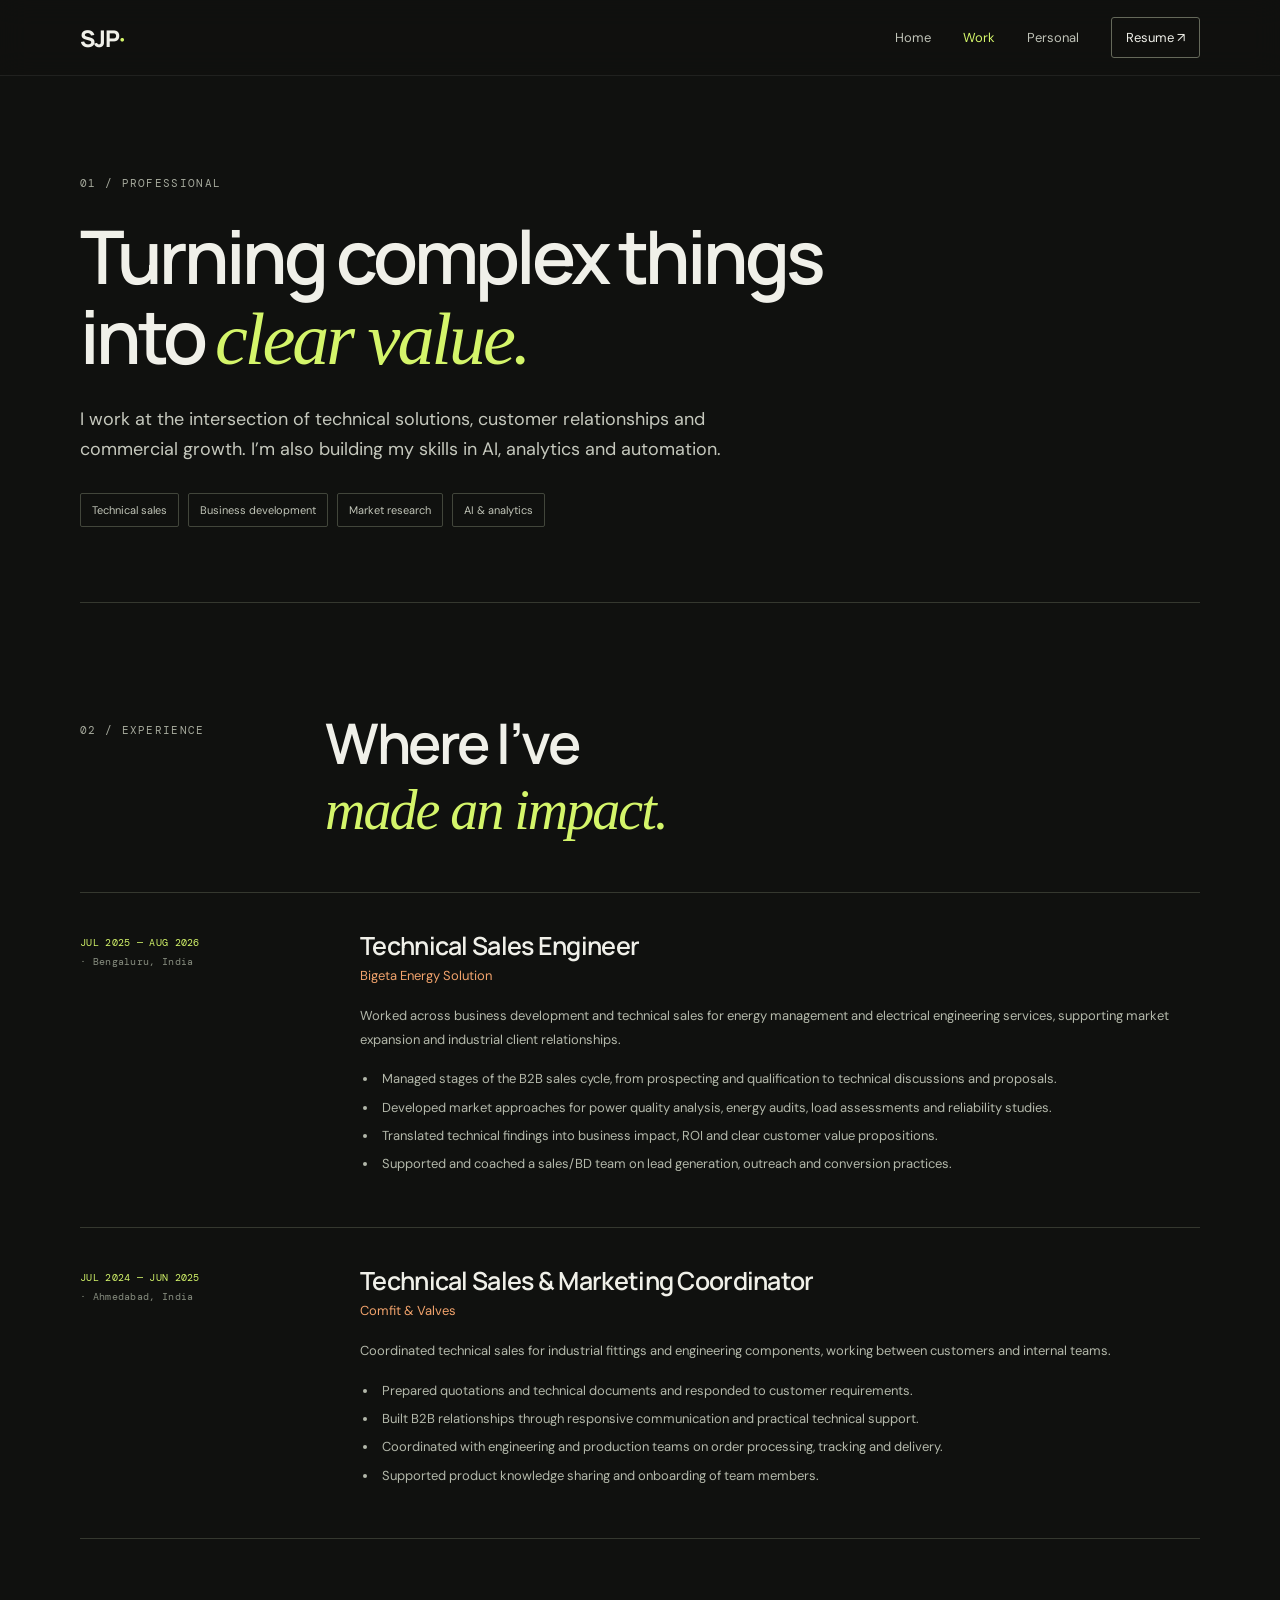
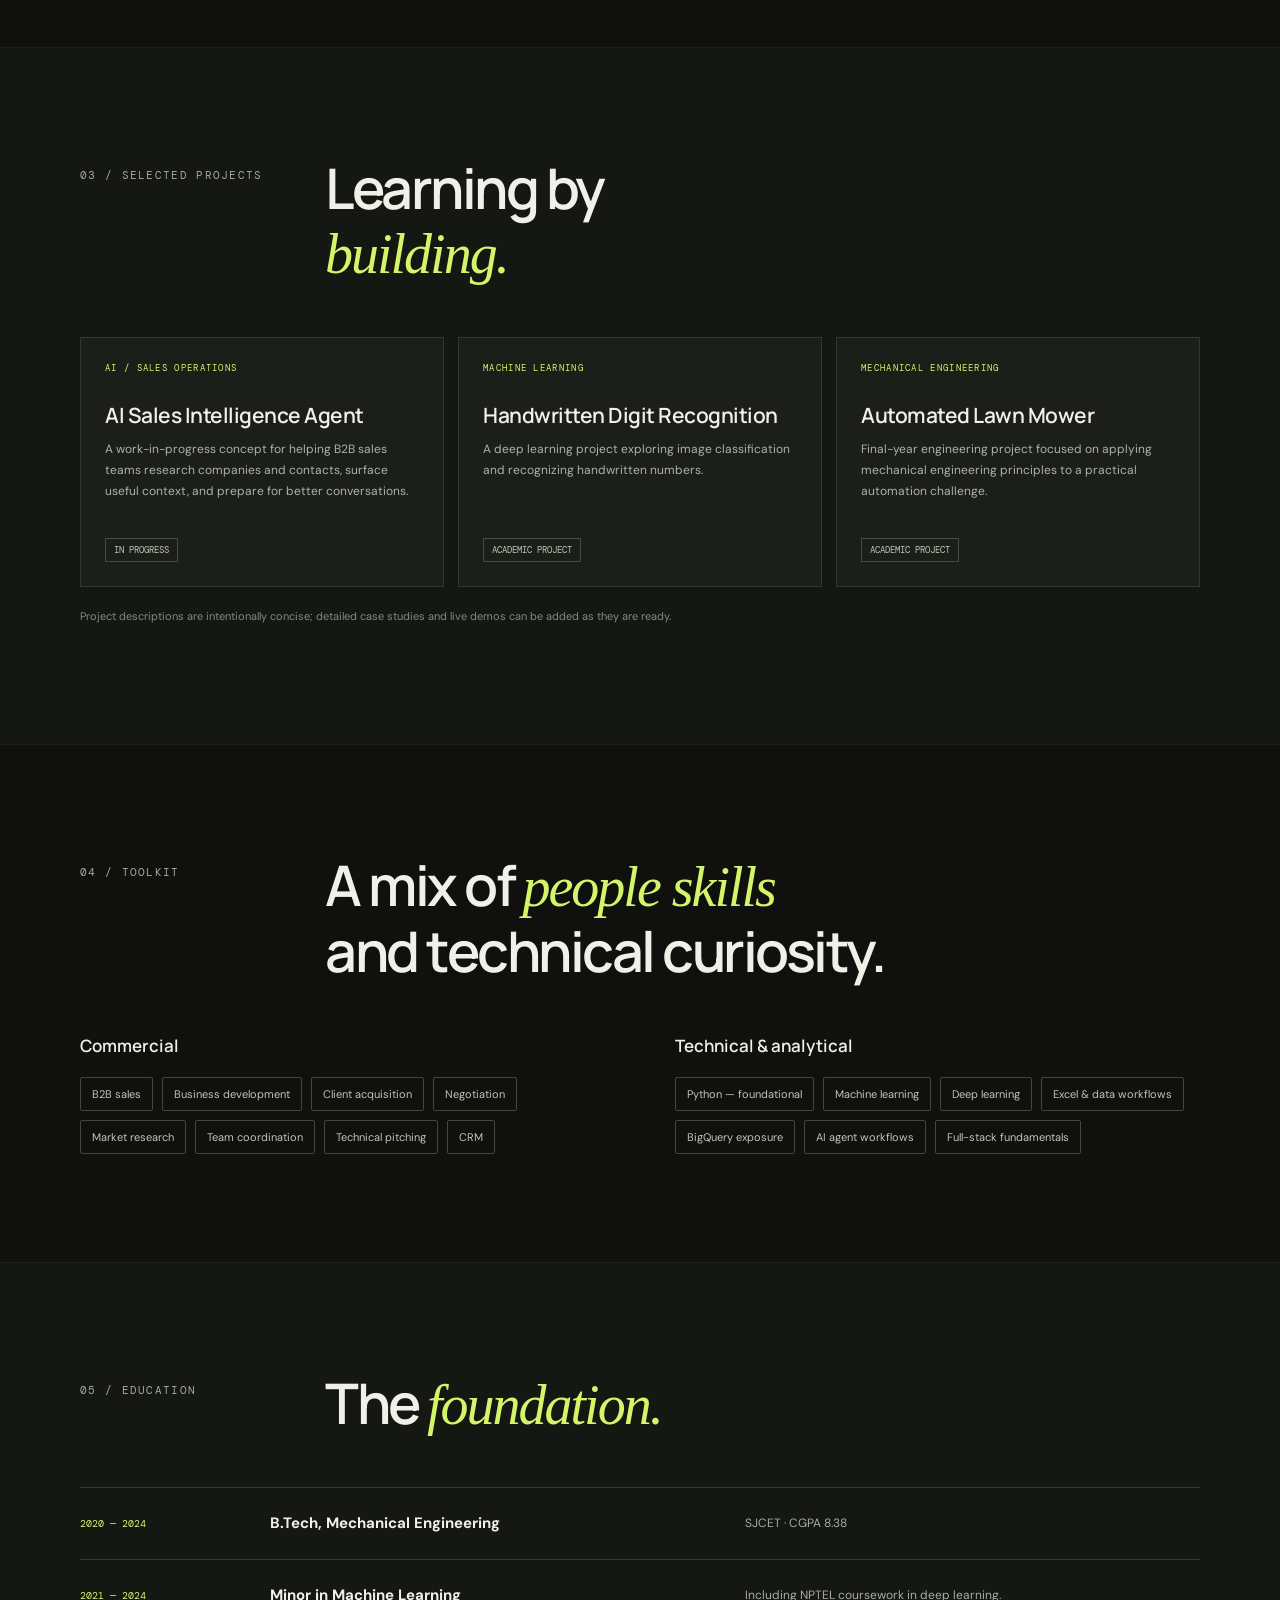
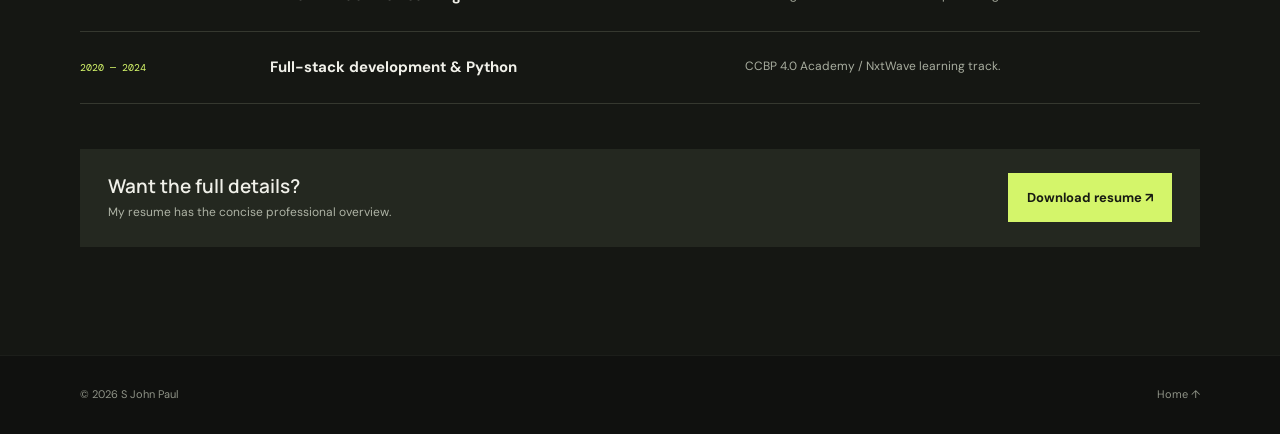
<file: John_Paul_Portfolio/professional.html>
<!doctype html><html lang="en"><head><meta charset="utf-8"><meta name="viewport" content="width=device-width,initial-scale=1"><meta name="theme-color" content="#10110f"><meta name="description" content="Experience, skills, projects and education — S John Paul."><title>Work — S John Paul</title><link rel="stylesheet" href="style.css"></head><body><nav class="nav"><a class="brand" href="index.html">SJP<span>·</span></a><div class="navlinks"><a href="index.html">Home</a><a class="active" href="professional.html">Work</a><a href="personal.html">Personal</a><a class="navcta" href="S_John_Paul_Resume.pdf" download>Resume ↗</a></div></nav><header class="page-hero wrap"><span class="eyebrow">01 / PROFESSIONAL</span><h1>Turning complex things<br>into <em>clear value.</em></h1><p class="lede">I work at the intersection of technical solutions, customer relationships and commercial growth. I’m also building my skills in AI, analytics and automation.</p><div class="tag-row"><span>Technical sales</span><span>Business development</span><span>Market research</span><span>AI & analytics</span></div></header>
<section class="section wrap"><div class="section-head"><span class="index">02 / EXPERIENCE</span><h2>Where I’ve<br><em>made an impact.</em></h2></div><div class="timeline"><article class="timeline-item"><div class="timeline-date">JUL 2025 — AUG 2026 <span>· Bengaluru, India</span></div><div><h3>Technical Sales Engineer</h3><p class="company">Bigeta Energy Solution</p><p>Worked across business development and technical sales for energy management and electrical engineering services, supporting market expansion and industrial client relationships.</p><ul><li>Managed stages of the B2B sales cycle, from prospecting and qualification to technical discussions and proposals.</li><li>Developed market approaches for power quality analysis, energy audits, load assessments and reliability studies.</li><li>Translated technical findings into business impact, ROI and clear customer value propositions.</li><li>Supported and coached a sales/BD team on lead generation, outreach and conversion practices.</li></ul></div></article><article class="timeline-item"><div class="timeline-date">JUL 2024 — JUN 2025 <span>· Ahmedabad, India</span></div><div><h3>Technical Sales & Marketing Coordinator</h3><p class="company">Comfit & Valves</p><p>Coordinated technical sales for industrial fittings and engineering components, working between customers and internal teams.</p><ul><li>Prepared quotations and technical documents and responded to customer requirements.</li><li>Built B2B relationships through responsive communication and practical technical support.</li><li>Coordinated with engineering and production teams on order processing, tracking and delivery.</li><li>Supported product knowledge sharing and onboarding of team members.</li></ul></div></article></div></section>
<section class="section muted-section"><div class="wrap"><div class="section-head"><span class="index">03 / SELECTED PROJECTS</span><h2>Learning by<br><em>building.</em></h2></div><div class="project-grid"><article class="project"><span class="project-type">AI / SALES OPERATIONS</span><h3>AI Sales Intelligence Agent</h3><p>A work-in-progress concept for helping B2B sales teams research companies and contacts, surface useful context, and prepare for better conversations.</p><span class="status">IN PROGRESS</span></article><article class="project"><span class="project-type">MACHINE LEARNING</span><h3>Handwritten Digit Recognition</h3><p>A deep learning project exploring image classification and recognizing handwritten numbers.</p><span class="status">ACADEMIC PROJECT</span></article><article class="project"><span class="project-type">MECHANICAL ENGINEERING</span><h3>Automated Lawn Mower</h3><p>Final-year engineering project focused on applying mechanical engineering principles to a practical automation challenge.</p><span class="status">ACADEMIC PROJECT</span></article></div><p class="small-note">Project descriptions are intentionally concise; detailed case studies and live demos can be added as they are ready.</p></div></section>
<section class="section wrap"><div class="section-head"><span class="index">04 / TOOLKIT</span><h2>A mix of <em>people skills</em><br>and technical curiosity.</h2></div><div class="skill-columns"><div><h3>Commercial</h3><div class="chips"><span>B2B sales</span><span>Business development</span><span>Client acquisition</span><span>Negotiation</span><span>Market research</span><span>Team coordination</span><span>Technical pitching</span><span>CRM</span></div></div><div><h3>Technical & analytical</h3><div class="chips"><span>Python — foundational</span><span>Machine learning</span><span>Deep learning</span><span>Excel & data workflows</span><span>BigQuery exposure</span><span>AI agent workflows</span><span>Full-stack fundamentals</span></div></div></div></section>
<section class="section muted-section"><div class="wrap"><div class="section-head"><span class="index">05 / EDUCATION</span><h2>The <em>foundation.</em></h2></div><div class="education-list"><div><span>2020 — 2024</span><h3>B.Tech, Mechanical Engineering</h3><p>SJCET · CGPA 8.38</p></div><div><span>2021 — 2024</span><h3>Minor in Machine Learning</h3><p>Including NPTEL coursework in deep learning.</p></div><div><span>2020 — 2024</span><h3>Full-stack development & Python</h3><p>CCBP 4.0 Academy / NxtWave learning track.</p></div></div><div class="resume-callout"><div><h3>Want the full details?</h3><p>My resume has the concise professional overview.</p></div><a class="button primary" href="S_John_Paul_Resume.pdf" download>Download resume ↗</a></div></div></section><footer class="footer wrap"><span>© <span data-year></span> S John Paul</span><a href="index.html">Home ↑</a></footer><script src="app.js"></script></body></html>
</file>
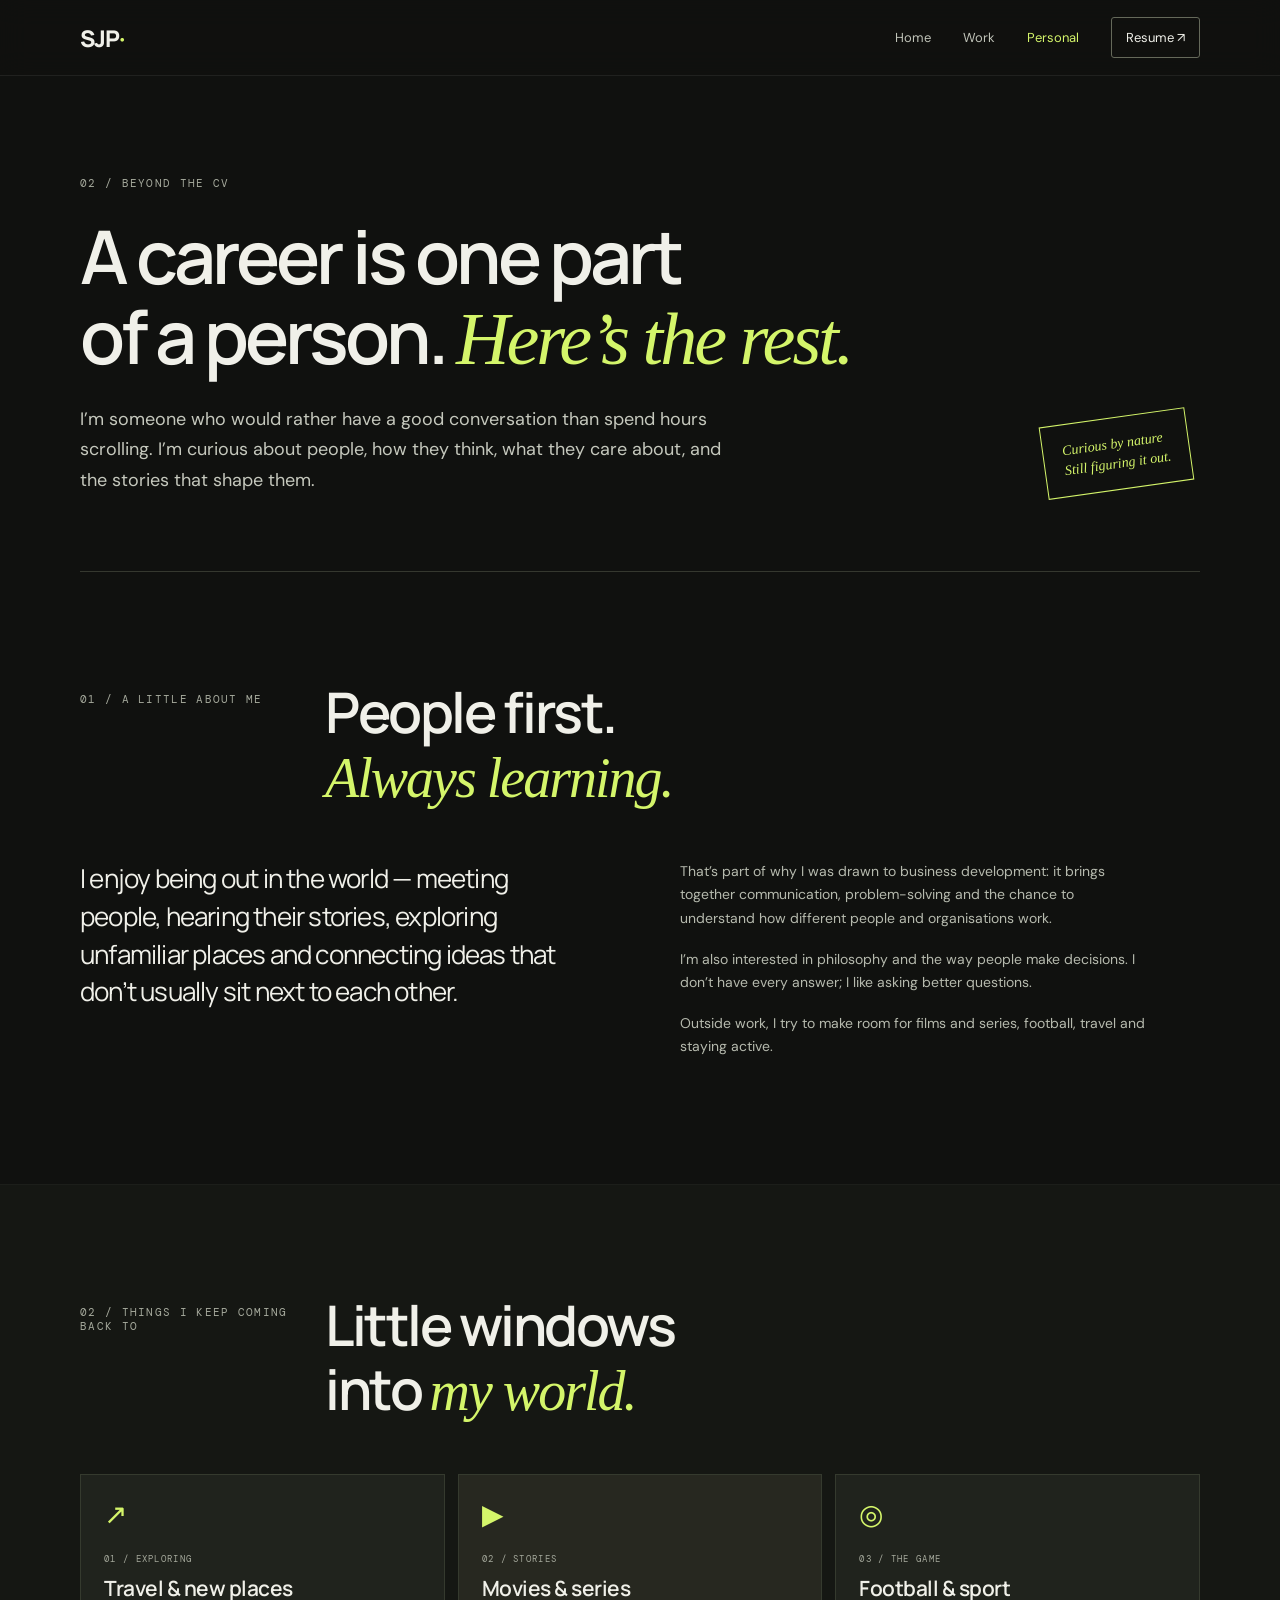
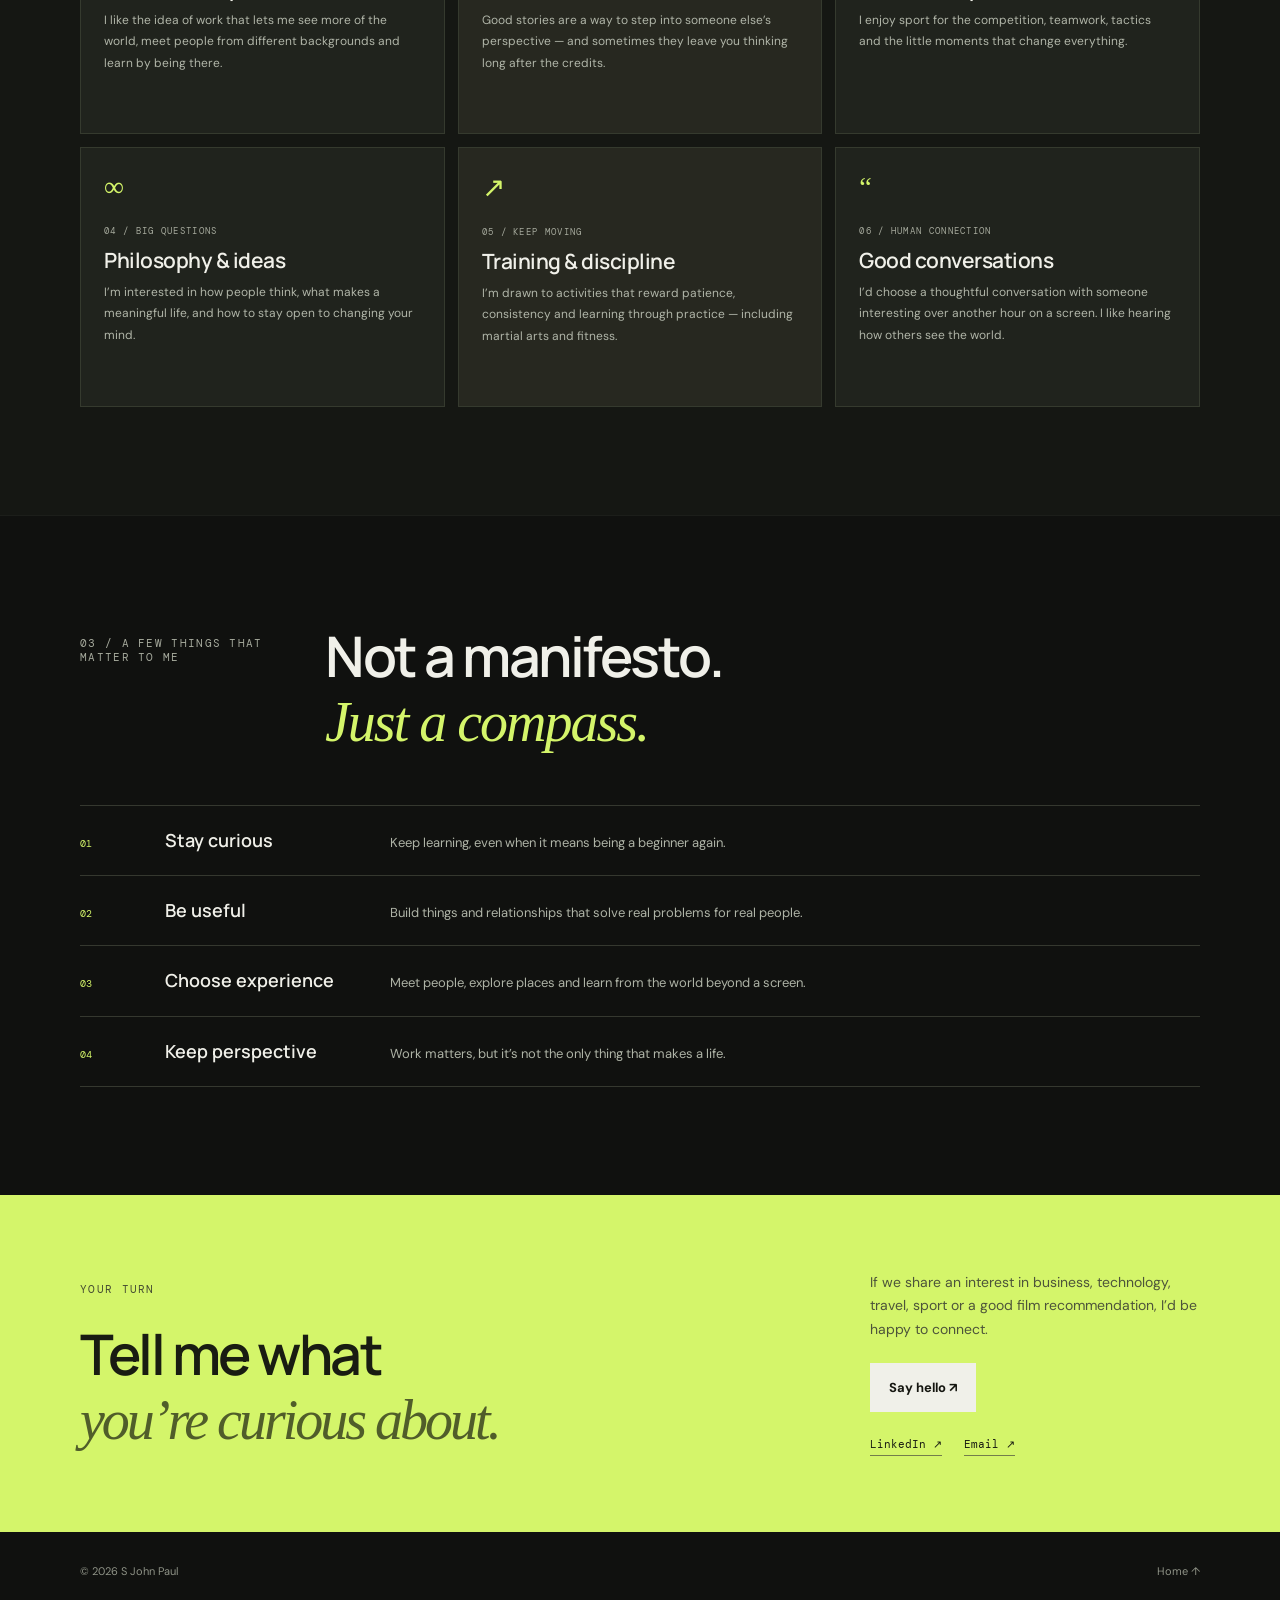
<file: portfolio_source/personal.html>
<!doctype html><html lang="en"><head><meta charset="utf-8"><meta name="viewport" content="width=device-width,initial-scale=1"><meta name="theme-color" content="#10110f"><meta name="description" content="The personal side of S John Paul: people, travel, films, football and curiosity."><title>Personal — S John Paul</title><link rel="stylesheet" href="style.css"></head><body><nav class="nav"><a class="brand" href="index.html">SJP<span>·</span></a><div class="navlinks"><a href="index.html">Home</a><a href="professional.html">Work</a><a class="active" href="personal.html">Personal</a><a class="navcta" href="S_John_Paul_Resume.pdf" download>Resume ↗</a></div></nav><header class="page-hero personal-hero wrap"><span class="eyebrow">02 / BEYOND THE CV</span><h1>A career is one part<br>of a person. <em>Here’s the rest.</em></h1><p class="lede">I’m someone who would rather have a good conversation than spend hours scrolling. I’m curious about people, how they think, what they care about, and the stories that shape them.</p><div class="personal-stamp">Curious by nature<br>Still figuring it out.</div></header>
<section class="section wrap"><div class="section-head"><span class="index">01 / A LITTLE ABOUT ME</span><h2>People first.<br><em>Always learning.</em></h2></div><div class="two-col"><p class="bigcopy">I enjoy being out in the world — meeting people, hearing their stories, exploring unfamiliar places and connecting ideas that don’t usually sit next to each other.</p><div class="bodycopy"><p>That’s part of why I was drawn to business development: it brings together communication, problem-solving and the chance to understand how different people and organisations work.</p><p>I’m also interested in philosophy and the way people make decisions. I don’t have every answer; I like asking better questions.</p><p>Outside work, I try to make room for films and series, football, travel and staying active.</p></div></div></section>
<section class="section personal-interests"><div class="wrap"><div class="section-head"><span class="index">02 / THINGS I KEEP COMING BACK TO</span><h2>Little windows<br>into <em>my world.</em></h2></div><div class="interest-grid"><article class="interest interest-travel"><span class="interest-icon">↗</span><span class="interest-label">01 / EXPLORING</span><h3>Travel & new places</h3><p>I like the idea of work that lets me see more of the world, meet people from different backgrounds and learn by being there.</p></article><article class="interest interest-film"><span class="interest-icon">▶</span><span class="interest-label">02 / STORIES</span><h3>Movies & series</h3><p>Good stories are a way to step into someone else’s perspective — and sometimes they leave you thinking long after the credits.</p></article><article class="interest interest-football"><span class="interest-icon">◎</span><span class="interest-label">03 / THE GAME</span><h3>Football & sport</h3><p>I enjoy sport for the competition, teamwork, tactics and the little moments that change everything.</p></article><article class="interest interest-thought"><span class="interest-icon">∞</span><span class="interest-label">04 / BIG QUESTIONS</span><h3>Philosophy & ideas</h3><p>I’m interested in how people think, what makes a meaningful life, and how to stay open to changing your mind.</p></article><article class="interest interest-active"><span class="interest-icon">↗</span><span class="interest-label">05 / KEEP MOVING</span><h3>Training & discipline</h3><p>I’m drawn to activities that reward patience, consistency and learning through practice — including martial arts and fitness.</p></article><article class="interest interest-conversation"><span class="interest-icon">“</span><span class="interest-label">06 / HUMAN CONNECTION</span><h3>Good conversations</h3><p>I’d choose a thoughtful conversation with someone interesting over another hour on a screen. I like hearing how others see the world.</p></article></div></div></section>
<section class="section wrap"><div class="section-head"><span class="index">03 / A FEW THINGS THAT MATTER TO ME</span><h2>Not a manifesto.<br><em>Just a compass.</em></h2></div><div class="values-list"><div><span>01</span><h3>Stay curious</h3><p>Keep learning, even when it means being a beginner again.</p></div><div><span>02</span><h3>Be useful</h3><p>Build things and relationships that solve real problems for real people.</p></div><div><span>03</span><h3>Choose experience</h3><p>Meet people, explore places and learn from the world beyond a screen.</p></div><div><span>04</span><h3>Keep perspective</h3><p>Work matters, but it’s not the only thing that makes a life.</p></div></div></section>
<section class="contact-band personal-contact"><div class="wrap contact-inner"><div><span class="index">YOUR TURN</span><h2>Tell me what<br><em>you’re curious about.</em></h2></div><div class="contact-right"><p>If we share an interest in business, technology, travel, sport or a good film recommendation, I’d be happy to connect.</p><a class="button light" href="mailto:scariajohnpaul@gmail.com">Say hello ↗</a><div class="social-links"><a href="https://www.linkedin.com/in/sjp7" target="_blank" rel="noreferrer">LinkedIn ↗</a><a href="mailto:scariajohnpaul@gmail.com">Email ↗</a></div></div></div></section><footer class="footer wrap"><span>© <span data-year></span> S John Paul</span><a href="index.html">Home ↑</a></footer><script src="app.js"></script></body></html>
</file>
<file: style.css>
@import url('https://fonts.googleapis.com/css2?family=DM+Mono:wght@400;500&family=DM+Sans:wght@400;500;600;700&family=Manrope:wght@400;500;600;700;800&display=swap');
:root{--bg:#10110f;--panel:#181a17;--panel2:#20231e;--text:#f0f0e9;--muted:#a5a99c;--line:#35382f;--lime:#d4f56a;--orange:#f1a36c;--serif:Georgia,'Times New Roman',serif;--sans:'DM Sans',sans-serif;--display:Manrope,sans-serif;--mono:'DM Mono',monospace}*{box-sizing:border-box}html{scroll-behavior:smooth}body{margin:0;background:var(--bg);color:var(--text);font-family:var(--sans);line-height:1.65}a{color:inherit;text-decoration:none}.wrap{width:min(1120px,calc(100% - 48px));margin-inline:auto}.nav{height:76px;display:flex;align-items:center;justify-content:space-between;padding:0 max(24px,calc((100vw - 1120px)/2));border-bottom:1px solid #ffffff12;position:sticky;top:0;background:#10110feF;backdrop-filter:blur(14px);z-index:10}.brand{font:800 23px var(--display);letter-spacing:-1px}.brand span{color:var(--lime)}.navlinks{display:flex;align-items:center;gap:32px;font-size:13px;color:#c0c3b8}.navlinks a:hover,.navlinks .active{color:var(--lime)}.navlinks .navcta{padding:9px 14px;border:1px solid #65695a;border-radius:3px;color:var(--text)}.eyebrow,.index,.note-label,.card-no,.project-type,.interest-label{font:11px var(--mono);letter-spacing:1.3px;color:var(--muted)}.eyebrow{display:flex;align-items:center;gap:10px}.dot{width:7px;height:7px;border-radius:50%;background:var(--lime);box-shadow:0 0 14px #d4f56a70}.hero{min-height:670px;padding-top:92px;padding-bottom:78px;position:relative;overflow:hidden}.hero h1,.page-hero h1{font:600 clamp(46px,7vw,86px)/1.08 var(--display);letter-spacing:-4px;margin:26px 0 30px;max-width:850px}.hero h1 em,.page-hero h1 em,.section h2 em,.contact-band h2 em{font-family:var(--serif);font-weight:400;color:var(--lime);letter-spacing:-3px}.hero-bottom{display:grid;grid-template-columns:minmax(280px,520px) 240px;gap:60px;align-items:start}.lede{font-size:18px;line-height:1.7;color:#c5c8bd;max-width:630px;margin:0}.hero-note{border-left:1px solid var(--lime);padding-left:17px;margin-top:5px}.note-label{font-size:9px;color:var(--lime)}.hero-note p{font-size:13px;color:#b4b8ac;line-height:1.6;margin:7px 0 0}.hero-actions{display:flex;align-items:center;gap:28px;margin-top:32px}.button{display:inline-flex;align-items:center;gap:24px;padding:13px 18px;font-size:13px;font-weight:700;border:1px solid transparent;transition:transform .2s,background .2s}.button:hover{transform:translateY(-2px)}.button.primary{background:var(--lime);color:#171a12}.button.light{background:var(--text);color:#151610}.textlink,.arrowlink{font-size:12px;color:#d1d4c9}.textlink:hover,.arrowlink:hover{color:var(--lime)}.hero-art{position:absolute;width:260px;height:260px;right:30px;top:110px;opacity:.95}.orbit{position:absolute;border:1px solid #c4d98c4a;border-radius:50%;inset:0}.orbit1{transform:rotate(25deg) scaleX(.5)}.orbit2{transform:rotate(-35deg) scaleX(.62)}.orbit3{transform:rotate(75deg) scaleX(.85)}.core{position:absolute;left:50%;top:50%;transform:translate(-50%,-50%);width:74px;height:74px;border-radius:50%;display:grid;place-items:center;background:var(--lime);color:#1a1d13;font:800 18px var(--display);box-shadow:0 0 55px #d4f56a30}.orbit-label{position:absolute;font:9px var(--mono);letter-spacing:1px;color:var(--lime);background:var(--bg);padding:4px 7px}.l1{top:17px;left:100px}.l2{bottom:31px;left:2px}.l3{right:-2px;bottom:66px}.ticker{border-block:1px solid var(--line);overflow:hidden;white-space:nowrap;padding:15px 0;color:#aeb2a5;font:10px var(--mono);letter-spacing:1.8px}.ticker div{text-align:center}.ticker span{color:var(--lime);padding:0 26px}.section{padding-top:108px;padding-bottom:108px}.section-head{display:grid;grid-template-columns:220px 1fr;gap:25px;align-items:start;margin-bottom:50px}.section-head .index{padding-top:12px}.section h2,.contact-band h2{font:600 clamp(34px,4.7vw,56px)/1.15 var(--display);letter-spacing:-2.5px;margin:0}.section h2 em{letter-spacing:-2px}.two-col{display:grid;grid-template-columns:1fr 1fr;gap:80px}.bigcopy{font:26px/1.45 var(--display);letter-spacing:-.8px;margin:0;max-width:480px}.bodycopy{color:#b6baae;font-size:14px;max-width:470px}.bodycopy p:first-child{margin-top:0}.bodycopy p{margin-bottom:18px}.arrowlink{display:inline-flex;gap:25px;border-bottom:1px solid #555a4b;padding:10px 0;margin-top:5px}.feature-grid{display:grid;grid-template-columns:1fr 1fr;gap:14px;padding-bottom:110px}.feature-card{min-height:275px;padding:26px 30px;display:flex;flex-direction:column;justify-content:space-between;position:relative;overflow:hidden;transition:transform .2s}.feature-card:hover{transform:translateY(-4px)}.work-card{background:#d4f56a;color:#1b1d14}.life-card{background:#262a24;border:1px solid #3b4035}.card-no{font-size:9px;color:inherit;opacity:.7}.feature-card h3{font:600 34px var(--display);letter-spacing:-1.5px;margin:0 0 9px}.feature-card p{font-size:13px;max-width:340px;line-height:1.7;margin:0;opacity:.8}.card-arrow{position:absolute;right:27px;bottom:28px;font-size:24px}.contact-band{background:var(--lime);color:#191c12;padding:76px 0}.contact-inner{display:grid;grid-template-columns:1fr 330px;gap:80px;align-items:center}.contact-band .index{color:#454c32}.contact-band h2{margin-top:20px}.contact-band h2 em{color:#505d2a}.contact-right p{font-size:14px;color:#4d543a;margin:0 0 22px}.social-links{display:flex;gap:22px;margin-top:25px;font:11px var(--mono)}.social-links a{border-bottom:1px solid #737e4b;padding-bottom:4px}.footer{min-height:78px;display:flex;align-items:center;justify-content:space-between;gap:20px;font-size:11px;color:#8f9387}.footer a:hover{color:var(--lime)}.page-hero{padding-top:100px;padding-bottom:75px;border-bottom:1px solid var(--line)}.page-hero h1{font-size:clamp(44px,6vw,74px);margin-bottom:24px}.page-hero .lede{max-width:660px}.tag-row,.chips{display:flex;flex-wrap:wrap;gap:9px}.tag-row{margin-top:28px}.tag-row span,.chips span{border:1px solid #42463b;border-radius:2px;padding:7px 11px;font-size:11px;color:#c1c5b8}.timeline{border-top:1px solid var(--line)}.timeline-item{display:grid;grid-template-columns:240px 1fr;gap:40px;padding:35px 0;border-bottom:1px solid var(--line)}.timeline-date{font:10px var(--mono);letter-spacing:.3px;color:var(--lime);padding-top:8px}.timeline-date span{display:block;color:#888e80;margin-top:6px}.timeline-item h3{font:600 25px var(--display);letter-spacing:-.7px;margin:0}.company{color:var(--orange);font-size:13px;margin:2px 0 18px}.timeline-item p:not(.company),.timeline-item li{font-size:13px;color:#b3b8aa;line-height:1.8}.timeline-item ul{padding-left:18px}.timeline-item li{padding-left:4px;margin:5px 0}.muted-section{background:#151713;border-block:1px solid #ffffff08}.project-grid{display:grid;grid-template-columns:repeat(3,1fr);gap:14px}.project{padding:24px;background:#1c1f19;border:1px solid #33382c;min-height:250px;display:flex;flex-direction:column;align-items:flex-start}.project-type{font-size:9px;color:var(--lime)}.project h3{font:600 21px/1.3 var(--display);letter-spacing:-.5px;margin:28px 0 10px}.project p{font-size:12px;color:#aeb3a5;line-height:1.75;margin:0 0 20px}.status{margin-top:auto;color:#c0c5b5;border:1px solid #464c3c;padding:5px 8px;font:9px var(--mono)}.small-note{color:#858b7d;font-size:11px;margin-top:20px}.skill-columns{display:grid;grid-template-columns:1fr 1fr;gap:70px}.skill-columns h3{font:600 17px var(--display);margin:0 0 20px}.education-list{border-top:1px solid var(--line)}.education-list>div{display:grid;grid-template-columns:170px 1fr 1fr;gap:20px;padding:23px 0;border-bottom:1px solid var(--line);align-items:center}.education-list span{font:10px var(--mono);color:var(--lime)}.education-list h3{font-size:15px;margin:0}.education-list p{font-size:12px;color:#a8ad9f;margin:0}.resume-callout{margin-top:45px;background:#242820;padding:24px 28px;display:flex;align-items:center;justify-content:space-between;gap:20px}.resume-callout h3{margin:0;font:600 19px var(--display)}.resume-callout p{margin:4px 0 0;color:#aeb3a5;font-size:12px}.personal-hero{position:relative}.personal-hero .lede{max-width:660px}.personal-stamp{position:absolute;right:10px;bottom:80px;transform:rotate(-8deg);border:1px solid var(--lime);color:var(--lime);padding:16px 19px;font:italic 14px var(--serif);line-height:1.4}.personal-interests{background:#151713;border-block:1px solid #ffffff08}.interest-grid{display:grid;grid-template-columns:repeat(3,1fr);gap:13px}.interest{min-height:260px;padding:23px;display:flex;flex-direction:column;align-items:flex-start;background:#20231d;border:1px solid #353a2e}.interest:nth-child(2),.interest:nth-child(5){background:#272820}.interest-icon{font:28px var(--serif);color:var(--lime);margin-bottom:22px}.interest-label{font-size:9px}.interest h3{font:600 21px var(--display);margin:9px 0 8px;letter-spacing:-.5px}.interest p{font-size:12px;color:#b0b5a8;line-height:1.8;margin:0}.values-list{border-top:1px solid var(--line)}.values-list>div{display:grid;grid-template-columns:60px 200px 1fr;gap:25px;padding:22px 0;border-bottom:1px solid var(--line);align-items:baseline}.values-list span{font:10px var(--mono);color:var(--lime)}.values-list h3{font:600 18px var(--display);margin:0}.values-list p{font-size:13px;color:#aeb3a6;margin:0}.personal-contact{margin-top:0}
@media(max-width:900px){.hero-art{right:-50px;top:180px;opacity:.38}.hero-bottom{grid-template-columns:1fr;gap:25px;max-width:620px}.hero-note{max-width:320px}.hero h1{max-width:680px}.section-head{grid-template-columns:150px 1fr}.two-col{gap:40px}.contact-inner{grid-template-columns:1fr 290px;gap:35px}.timeline-item{grid-template-columns:190px 1fr;gap:25px}.interest-grid{grid-template-columns:repeat(2,1fr)}.personal-stamp{right:15px;bottom:40px}.education-list>div{grid-template-columns:130px 1fr}.education-list p{grid-column:2}.project-grid{grid-template-columns:1fr 1fr}.project:last-child{grid-column:span 2}}
@media(max-width:620px){.wrap{width:calc(100% - 36px)}.nav{height:66px;padding:0 18px}.navlinks{gap:14px;font-size:11px}.navlinks a:nth-child(2){display:none}.navlinks .navcta{padding:7px 9px}.hero{padding-top:70px;min-height:auto;padding-bottom:65px}.hero h1,.page-hero h1{font-size:clamp(42px,12vw,62px);letter-spacing:-2.7px;margin:22px 0}.hero h1 em,.page-hero h1 em{letter-spacing:-2px}.lede{font-size:16px}.hero-art{width:190px;height:190px;top:230px;right:-75px;opacity:.18}.hero-actions{align-items:flex-start;flex-direction:column;gap:18px}.ticker div{text-align:left;padding-left:18px}.section{padding-top:72px;padding-bottom:72px}.section-head{grid-template-columns:1fr;gap:14px;margin-bottom:30px}.section h2,.contact-band h2{font-size:39px;letter-spacing:-1.8px}.two-col{grid-template-columns:1fr;gap:22px}.bigcopy{font-size:23px}.feature-grid{grid-template-columns:1fr;padding-bottom:70px}.feature-card{min-height:220px}.contact-band{padding:56px 0}.contact-inner{grid-template-columns:1fr;gap:30px}.contact-band h2 em{letter-spacing:-1.5px}.footer{padding-top:20px;padding-bottom:20px;flex-wrap:wrap}.footer span:nth-child(2){display:none}.page-hero{padding-top:70px;padding-bottom:55px}.timeline-item{grid-template-columns:1fr;gap:10px;padding:26px 0}.timeline-date span{display:inline;margin-left:8px}.project-grid{grid-template-columns:1fr}.project:last-child{grid-column:auto}.skill-columns{grid-template-columns:1fr;gap:35px}.education-list>div{grid-template-columns:1fr;gap:6px}.education-list p{grid-column:auto}.resume-callout{align-items:flex-start;flex-direction:column}.personal-stamp{position:static;display:inline-block;margin-top:26px;transform:rotate(-4deg)}.interest-grid{grid-template-columns:1fr}.interest{min-height:220px}.values-list>div{grid-template-columns:32px 1fr;gap:12px}.values-list p{grid-column:2}.section h2 em{letter-spacing:-1.5px}}
```css
/* ===== Personal Story Card ===== */

.story-section {
  padding-top: 80px;
}

.story-card {
  max-width: 850px;
  padding: clamp(24px, 5vw, 48px);
  background: var(--panel);
  border: 1px solid var(--line);
  position: relative;
}

.story-top {
  display: flex;
  justify-content: space-between;
  margin-bottom: 28px;
}

.story-tag,
.story-number {
  font: 10px var(--mono);
  letter-spacing: 1.2px;
  color: var(--muted);
}

.story-card h3 {
  font: 600 clamp(30px, 5vw, 46px)/1.15 var(--display);
  letter-spacing: -1.5px;
  margin: 0 0 18px;
}

.story-intro {
  font: 22px/1.5 var(--display);
  max-width: 650px;
}

.story-description,
.story-summary p {
  color: var(--muted);
  font-size: 14px;
  line-height: 1.9;
}

.story-summary {
  padding-top: 12px;
}

.story-summary h4 {
  font: 600 20px var(--display);
  margin-bottom: 12px;
}

.story-quote {
  font: italic 27px var(--serif);
  color: var(--lime) !important;
  margin-top: 28px;
}

.story-actions {
  display: flex;
  flex-wrap: wrap;
  gap: 14px;
  margin-top: 28px;
}

.story-read {
  background: var(--lime);
  color: var(--bg);
  cursor: pointer;
  font-family: var(--sans);
}

.story-download {
  border: 1px solid var(--line);
}

.story-actions .button {
  justify-content: center;
  gap: 10px;
}

.story-read:hover,
.story-download:hover {
  transform: translateY(-2px);
}

@media (max-width: 620px) {
  .story-actions {
    flex-direction: column;
    align-items: stretch;
  }

  .story-actions .button {
    width: 100%;
  }
}
```
```css
/* Personal story card */
.story-section {
  padding-top: 90px;
  padding-bottom: 100px;
}

.story-card {
  position: relative;
  max-width: 900px;
  margin-left: auto;
  padding: clamp(25px, 5vw, 55px);
  background:
    radial-gradient(ellipse at top right, #d4f56a0d, transparent 55%),
    var(--panel);
  border: 1px solid var(--line);
  border-radius: 5px;
}

.story-card::before {
  content: "";
  position: absolute;
  top: 0;
  left: 0;
  width: 4px;
  height: 100%;
  background: var(--lime);
}

.story-top {
  display: flex;
  justify-content: space-between;
  align-items: center;
  gap: 16px;
  margin-bottom: 35px;
}

.story-tag,
.story-number {
  font: 10px var(--mono);
  letter-spacing: 1.2px;
  color: var(--lime);
}

.story-card h3 {
  max-width: 650px;
  font: 700 clamp(30px, 4vw, 44px)/1.2 var(--display);
  letter-spacing: -1.5px;
  margin: 0 0 18px;
}

.story-intro {
  max-width: 650px;
  font: 22px/1.6 var(--serif);
  color: var(--text);
  margin: 0 0 20px;
}

.story-description,
.story-summary p {
  max-width: 700px;
  color: var(--muted);
  font-size: 14px;
  line-height: 1.9;
}

.story-details {
  margin-top: 25px;
}

.story-details > summary {
  display: inline-flex;
  list-style: none;
  cursor: pointer;
}

.story-details > summary::-webkit-details-marker {
  display: none;
}

.story-details > summary::marker {
  content: "";
}

.story-details[open] > summary {
  margin-bottom: 10px;
}

.story-summary {
  max-width: 700px;
  margin-top: 25px;
  padding-top: 25px;
  border-top: 1px solid var(--line);
}

.story-summary h4 {
  font: 600 20px var(--display);
  margin: 0 0 15px;
}

.story-summary .story-quote {
  font: italic 30px var(--serif);
  color: var(--lime);
  margin-top: 25px;
}

.story-actions {
  display: flex;
  flex-wrap: wrap;
  gap: 12px;
  margin-top: 25px;
}

.story-actions .button {
  display: inline-flex;
  align-items: center;
  justify-content: center;
  gap: 10px;
  min-height: 46px;
  padding: 12px 18px;
  font: 600 12px var(--sans);
  text-align: center;
}

.story-read {
  background: var(--lime);
  color: var(--bg);
  border: 1px solid var(--lime);
}

.story-download {
  background: transparent;
  color: var(--text);
  border: 1px solid #55594b;
}

.story-read:hover,
.story-download:hover {
  transform: translateY(-2px);
}

.story-download:hover {
  border-color: var(--lime);
}

@media (max-width: 620px) {
  .story-section {
    padding-top: 65px;
    padding-bottom: 70px;
  }

  .story-card {
    padding: 27px 22px;
  }

  .story-top {
    margin-bottom: 25px;
  }
```css
/* Ensure the summary stays hidden until clicked */
#story-summary[hidden] {
  display: none !important;
}

#story-summary:not([hidden]) {
  display: block;
  margin-top: 24px;
}

button.story-read {
  cursor: pointer;
  font-family: var(--sans);
}
```
  .story-intro {
    font-size: 19px;
  }

  .story-actions {
    flex-direction: column;
    align-items: stretch;
  }

  .story-actions .button {
    width: 100%;
  }
}
```
</file>
<file: John_Paul_Portfolio/style.css>
@import url('https://fonts.googleapis.com/css2?family=DM+Mono:wght@400;500&family=DM+Sans:wght@400;500;600;700&family=Manrope:wght@400;500;600;700;800&display=swap');
:root{--bg:#10110f;--panel:#181a17;--panel2:#20231e;--text:#f0f0e9;--muted:#a5a99c;--line:#35382f;--lime:#d4f56a;--orange:#f1a36c;--serif:Georgia,'Times New Roman',serif;--sans:'DM Sans',sans-serif;--display:Manrope,sans-serif;--mono:'DM Mono',monospace}*{box-sizing:border-box}html{scroll-behavior:smooth}body{margin:0;background:var(--bg);color:var(--text);font-family:var(--sans);line-height:1.65}a{color:inherit;text-decoration:none}.wrap{width:min(1120px,calc(100% - 48px));margin-inline:auto}.nav{height:76px;display:flex;align-items:center;justify-content:space-between;padding:0 max(24px,calc((100vw - 1120px)/2));border-bottom:1px solid #ffffff12;position:sticky;top:0;background:#10110feF;backdrop-filter:blur(14px);z-index:10}.brand{font:800 23px var(--display);letter-spacing:-1px}.brand span{color:var(--lime)}.navlinks{display:flex;align-items:center;gap:32px;font-size:13px;color:#c0c3b8}.navlinks a:hover,.navlinks .active{color:var(--lime)}.navlinks .navcta{padding:9px 14px;border:1px solid #65695a;border-radius:3px;color:var(--text)}.eyebrow,.index,.note-label,.card-no,.project-type,.interest-label{font:11px var(--mono);letter-spacing:1.3px;color:var(--muted)}.eyebrow{display:flex;align-items:center;gap:10px}.dot{width:7px;height:7px;border-radius:50%;background:var(--lime);box-shadow:0 0 14px #d4f56a70}.hero{min-height:670px;padding-top:92px;padding-bottom:78px;position:relative;overflow:hidden}.hero h1,.page-hero h1{font:600 clamp(46px,7vw,86px)/1.08 var(--display);letter-spacing:-4px;margin:26px 0 30px;max-width:850px}.hero h1 em,.page-hero h1 em,.section h2 em,.contact-band h2 em{font-family:var(--serif);font-weight:400;color:var(--lime);letter-spacing:-3px}.hero-bottom{display:grid;grid-template-columns:minmax(280px,520px) 240px;gap:60px;align-items:start}.lede{font-size:18px;line-height:1.7;color:#c5c8bd;max-width:630px;margin:0}.hero-note{border-left:1px solid var(--lime);padding-left:17px;margin-top:5px}.note-label{font-size:9px;color:var(--lime)}.hero-note p{font-size:13px;color:#b4b8ac;line-height:1.6;margin:7px 0 0}.hero-actions{display:flex;align-items:center;gap:28px;margin-top:32px}.button{display:inline-flex;align-items:center;gap:24px;padding:13px 18px;font-size:13px;font-weight:700;border:1px solid transparent;transition:transform .2s,background .2s}.button:hover{transform:translateY(-2px)}.button.primary{background:var(--lime);color:#171a12}.button.light{background:var(--text);color:#151610}.textlink,.arrowlink{font-size:12px;color:#d1d4c9}.textlink:hover,.arrowlink:hover{color:var(--lime)}.hero-art{position:absolute;width:260px;height:260px;right:30px;top:110px;opacity:.95}.orbit{position:absolute;border:1px solid #c4d98c4a;border-radius:50%;inset:0}.orbit1{transform:rotate(25deg) scaleX(.5)}.orbit2{transform:rotate(-35deg) scaleX(.62)}.orbit3{transform:rotate(75deg) scaleX(.85)}.core{position:absolute;left:50%;top:50%;transform:translate(-50%,-50%);width:74px;height:74px;border-radius:50%;display:grid;place-items:center;background:var(--lime);color:#1a1d13;font:800 18px var(--display);box-shadow:0 0 55px #d4f56a30}.orbit-label{position:absolute;font:9px var(--mono);letter-spacing:1px;color:var(--lime);background:var(--bg);padding:4px 7px}.l1{top:17px;left:100px}.l2{bottom:31px;left:2px}.l3{right:-2px;bottom:66px}.ticker{border-block:1px solid var(--line);overflow:hidden;white-space:nowrap;padding:15px 0;color:#aeb2a5;font:10px var(--mono);letter-spacing:1.8px}.ticker div{text-align:center}.ticker span{color:var(--lime);padding:0 26px}.section{padding-top:108px;padding-bottom:108px}.section-head{display:grid;grid-template-columns:220px 1fr;gap:25px;align-items:start;margin-bottom:50px}.section-head .index{padding-top:12px}.section h2,.contact-band h2{font:600 clamp(34px,4.7vw,56px)/1.15 var(--display);letter-spacing:-2.5px;margin:0}.section h2 em{letter-spacing:-2px}.two-col{display:grid;grid-template-columns:1fr 1fr;gap:80px}.bigcopy{font:26px/1.45 var(--display);letter-spacing:-.8px;margin:0;max-width:480px}.bodycopy{color:#b6baae;font-size:14px;max-width:470px}.bodycopy p:first-child{margin-top:0}.bodycopy p{margin-bottom:18px}.arrowlink{display:inline-flex;gap:25px;border-bottom:1px solid #555a4b;padding:10px 0;margin-top:5px}.feature-grid{display:grid;grid-template-columns:1fr 1fr;gap:14px;padding-bottom:110px}.feature-card{min-height:275px;padding:26px 30px;display:flex;flex-direction:column;justify-content:space-between;position:relative;overflow:hidden;transition:transform .2s}.feature-card:hover{transform:translateY(-4px)}.work-card{background:#d4f56a;color:#1b1d14}.life-card{background:#262a24;border:1px solid #3b4035}.card-no{font-size:9px;color:inherit;opacity:.7}.feature-card h3{font:600 34px var(--display);letter-spacing:-1.5px;margin:0 0 9px}.feature-card p{font-size:13px;max-width:340px;line-height:1.7;margin:0;opacity:.8}.card-arrow{position:absolute;right:27px;bottom:28px;font-size:24px}.contact-band{background:var(--lime);color:#191c12;padding:76px 0}.contact-inner{display:grid;grid-template-columns:1fr 330px;gap:80px;align-items:center}.contact-band .index{color:#454c32}.contact-band h2{margin-top:20px}.contact-band h2 em{color:#505d2a}.contact-right p{font-size:14px;color:#4d543a;margin:0 0 22px}.social-links{display:flex;gap:22px;margin-top:25px;font:11px var(--mono)}.social-links a{border-bottom:1px solid #737e4b;padding-bottom:4px}.footer{min-height:78px;display:flex;align-items:center;justify-content:space-between;gap:20px;font-size:11px;color:#8f9387}.footer a:hover{color:var(--lime)}.page-hero{padding-top:100px;padding-bottom:75px;border-bottom:1px solid var(--line)}.page-hero h1{font-size:clamp(44px,6vw,74px);margin-bottom:24px}.page-hero .lede{max-width:660px}.tag-row,.chips{display:flex;flex-wrap:wrap;gap:9px}.tag-row{margin-top:28px}.tag-row span,.chips span{border:1px solid #42463b;border-radius:2px;padding:7px 11px;font-size:11px;color:#c1c5b8}.timeline{border-top:1px solid var(--line)}.timeline-item{display:grid;grid-template-columns:240px 1fr;gap:40px;padding:35px 0;border-bottom:1px solid var(--line)}.timeline-date{font:10px var(--mono);letter-spacing:.3px;color:var(--lime);padding-top:8px}.timeline-date span{display:block;color:#888e80;margin-top:6px}.timeline-item h3{font:600 25px var(--display);letter-spacing:-.7px;margin:0}.company{color:var(--orange);font-size:13px;margin:2px 0 18px}.timeline-item p:not(.company),.timeline-item li{font-size:13px;color:#b3b8aa;line-height:1.8}.timeline-item ul{padding-left:18px}.timeline-item li{padding-left:4px;margin:5px 0}.muted-section{background:#151713;border-block:1px solid #ffffff08}.project-grid{display:grid;grid-template-columns:repeat(3,1fr);gap:14px}.project{padding:24px;background:#1c1f19;border:1px solid #33382c;min-height:250px;display:flex;flex-direction:column;align-items:flex-start}.project-type{font-size:9px;color:var(--lime)}.project h3{font:600 21px/1.3 var(--display);letter-spacing:-.5px;margin:28px 0 10px}.project p{font-size:12px;color:#aeb3a5;line-height:1.75;margin:0 0 20px}.status{margin-top:auto;color:#c0c5b5;border:1px solid #464c3c;padding:5px 8px;font:9px var(--mono)}.small-note{color:#858b7d;font-size:11px;margin-top:20px}.skill-columns{display:grid;grid-template-columns:1fr 1fr;gap:70px}.skill-columns h3{font:600 17px var(--display);margin:0 0 20px}.education-list{border-top:1px solid var(--line)}.education-list>div{display:grid;grid-template-columns:170px 1fr 1fr;gap:20px;padding:23px 0;border-bottom:1px solid var(--line);align-items:center}.education-list span{font:10px var(--mono);color:var(--lime)}.education-list h3{font-size:15px;margin:0}.education-list p{font-size:12px;color:#a8ad9f;margin:0}.resume-callout{margin-top:45px;background:#242820;padding:24px 28px;display:flex;align-items:center;justify-content:space-between;gap:20px}.resume-callout h3{margin:0;font:600 19px var(--display)}.resume-callout p{margin:4px 0 0;color:#aeb3a5;font-size:12px}.personal-hero{position:relative}.personal-hero .lede{max-width:660px}.personal-stamp{position:absolute;right:10px;bottom:80px;transform:rotate(-8deg);border:1px solid var(--lime);color:var(--lime);padding:16px 19px;font:italic 14px var(--serif);line-height:1.4}.personal-interests{background:#151713;border-block:1px solid #ffffff08}.interest-grid{display:grid;grid-template-columns:repeat(3,1fr);gap:13px}.interest{min-height:260px;padding:23px;display:flex;flex-direction:column;align-items:flex-start;background:#20231d;border:1px solid #353a2e}.interest:nth-child(2),.interest:nth-child(5){background:#272820}.interest-icon{font:28px var(--serif);color:var(--lime);margin-bottom:22px}.interest-label{font-size:9px}.interest h3{font:600 21px var(--display);margin:9px 0 8px;letter-spacing:-.5px}.interest p{font-size:12px;color:#b0b5a8;line-height:1.8;margin:0}.values-list{border-top:1px solid var(--line)}.values-list>div{display:grid;grid-template-columns:60px 200px 1fr;gap:25px;padding:22px 0;border-bottom:1px solid var(--line);align-items:baseline}.values-list span{font:10px var(--mono);color:var(--lime)}.values-list h3{font:600 18px var(--display);margin:0}.values-list p{font-size:13px;color:#aeb3a6;margin:0}.personal-contact{margin-top:0}
@media(max-width:900px){.hero-art{right:-50px;top:180px;opacity:.38}.hero-bottom{grid-template-columns:1fr;gap:25px;max-width:620px}.hero-note{max-width:320px}.hero h1{max-width:680px}.section-head{grid-template-columns:150px 1fr}.two-col{gap:40px}.contact-inner{grid-template-columns:1fr 290px;gap:35px}.timeline-item{grid-template-columns:190px 1fr;gap:25px}.interest-grid{grid-template-columns:repeat(2,1fr)}.personal-stamp{right:15px;bottom:40px}.education-list>div{grid-template-columns:130px 1fr}.education-list p{grid-column:2}.project-grid{grid-template-columns:1fr 1fr}.project:last-child{grid-column:span 2}}
@media(max-width:620px){.wrap{width:calc(100% - 36px)}.nav{height:66px;padding:0 18px}.navlinks{gap:14px;font-size:11px}.navlinks a:nth-child(2){display:none}.navlinks .navcta{padding:7px 9px}.hero{padding-top:70px;min-height:auto;padding-bottom:65px}.hero h1,.page-hero h1{font-size:clamp(42px,12vw,62px);letter-spacing:-2.7px;margin:22px 0}.hero h1 em,.page-hero h1 em{letter-spacing:-2px}.lede{font-size:16px}.hero-art{width:190px;height:190px;top:230px;right:-75px;opacity:.18}.hero-actions{align-items:flex-start;flex-direction:column;gap:18px}.ticker div{text-align:left;padding-left:18px}.section{padding-top:72px;padding-bottom:72px}.section-head{grid-template-columns:1fr;gap:14px;margin-bottom:30px}.section h2,.contact-band h2{font-size:39px;letter-spacing:-1.8px}.two-col{grid-template-columns:1fr;gap:22px}.bigcopy{font-size:23px}.feature-grid{grid-template-columns:1fr;padding-bottom:70px}.feature-card{min-height:220px}.contact-band{padding:56px 0}.contact-inner{grid-template-columns:1fr;gap:30px}.contact-band h2 em{letter-spacing:-1.5px}.footer{padding-top:20px;padding-bottom:20px;flex-wrap:wrap}.footer span:nth-child(2){display:none}.page-hero{padding-top:70px;padding-bottom:55px}.timeline-item{grid-template-columns:1fr;gap:10px;padding:26px 0}.timeline-date span{display:inline;margin-left:8px}.project-grid{grid-template-columns:1fr}.project:last-child{grid-column:auto}.skill-columns{grid-template-columns:1fr;gap:35px}.education-list>div{grid-template-columns:1fr;gap:6px}.education-list p{grid-column:auto}.resume-callout{align-items:flex-start;flex-direction:column}.personal-stamp{position:static;display:inline-block;margin-top:26px;transform:rotate(-4deg)}.interest-grid{grid-template-columns:1fr}.interest{min-height:220px}.values-list>div{grid-template-columns:32px 1fr;gap:12px}.values-list p{grid-column:2}.section h2 em{letter-spacing:-1.5px}}
</file>
<file: portfolio_source/style.css>
@import url('https://fonts.googleapis.com/css2?family=DM+Mono:wght@400;500&family=DM+Sans:wght@400;500;600;700&family=Manrope:wght@400;500;600;700;800&display=swap');
:root{--bg:#10110f;--panel:#181a17;--panel2:#20231e;--text:#f0f0e9;--muted:#a5a99c;--line:#35382f;--lime:#d4f56a;--orange:#f1a36c;--serif:Georgia,'Times New Roman',serif;--sans:'DM Sans',sans-serif;--display:Manrope,sans-serif;--mono:'DM Mono',monospace}*{box-sizing:border-box}html{scroll-behavior:smooth}body{margin:0;background:var(--bg);color:var(--text);font-family:var(--sans);line-height:1.65}a{color:inherit;text-decoration:none}.wrap{width:min(1120px,calc(100% - 48px));margin-inline:auto}.nav{height:76px;display:flex;align-items:center;justify-content:space-between;padding:0 max(24px,calc((100vw - 1120px)/2));border-bottom:1px solid #ffffff12;position:sticky;top:0;background:#10110feF;backdrop-filter:blur(14px);z-index:10}.brand{font:800 23px var(--display);letter-spacing:-1px}.brand span{color:var(--lime)}.navlinks{display:flex;align-items:center;gap:32px;font-size:13px;color:#c0c3b8}.navlinks a:hover,.navlinks .active{color:var(--lime)}.navlinks .navcta{padding:9px 14px;border:1px solid #65695a;border-radius:3px;color:var(--text)}.eyebrow,.index,.note-label,.card-no,.project-type,.interest-label{font:11px var(--mono);letter-spacing:1.3px;color:var(--muted)}.eyebrow{display:flex;align-items:center;gap:10px}.dot{width:7px;height:7px;border-radius:50%;background:var(--lime);box-shadow:0 0 14px #d4f56a70}.hero{min-height:670px;padding-top:92px;padding-bottom:78px;position:relative;overflow:hidden}.hero h1,.page-hero h1{font:600 clamp(46px,7vw,86px)/1.08 var(--display);letter-spacing:-4px;margin:26px 0 30px;max-width:850px}.hero h1 em,.page-hero h1 em,.section h2 em,.contact-band h2 em{font-family:var(--serif);font-weight:400;color:var(--lime);letter-spacing:-3px}.hero-bottom{display:grid;grid-template-columns:minmax(280px,520px) 240px;gap:60px;align-items:start}.lede{font-size:18px;line-height:1.7;color:#c5c8bd;max-width:630px;margin:0}.hero-note{border-left:1px solid var(--lime);padding-left:17px;margin-top:5px}.note-label{font-size:9px;color:var(--lime)}.hero-note p{font-size:13px;color:#b4b8ac;line-height:1.6;margin:7px 0 0}.hero-actions{display:flex;align-items:center;gap:28px;margin-top:32px}.button{display:inline-flex;align-items:center;gap:24px;padding:13px 18px;font-size:13px;font-weight:700;border:1px solid transparent;transition:transform .2s,background .2s}.button:hover{transform:translateY(-2px)}.button.primary{background:var(--lime);color:#171a12}.button.light{background:var(--text);color:#151610}.textlink,.arrowlink{font-size:12px;color:#d1d4c9}.textlink:hover,.arrowlink:hover{color:var(--lime)}.hero-art{position:absolute;width:260px;height:260px;right:30px;top:110px;opacity:.95}.orbit{position:absolute;border:1px solid #c4d98c4a;border-radius:50%;inset:0}.orbit1{transform:rotate(25deg) scaleX(.5)}.orbit2{transform:rotate(-35deg) scaleX(.62)}.orbit3{transform:rotate(75deg) scaleX(.85)}.core{position:absolute;left:50%;top:50%;transform:translate(-50%,-50%);width:74px;height:74px;border-radius:50%;display:grid;place-items:center;background:var(--lime);color:#1a1d13;font:800 18px var(--display);box-shadow:0 0 55px #d4f56a30}.orbit-label{position:absolute;font:9px var(--mono);letter-spacing:1px;color:var(--lime);background:var(--bg);padding:4px 7px}.l1{top:17px;left:100px}.l2{bottom:31px;left:2px}.l3{right:-2px;bottom:66px}.ticker{border-block:1px solid var(--line);overflow:hidden;white-space:nowrap;padding:15px 0;color:#aeb2a5;font:10px var(--mono);letter-spacing:1.8px}.ticker div{text-align:center}.ticker span{color:var(--lime);padding:0 26px}.section{padding-top:108px;padding-bottom:108px}.section-head{display:grid;grid-template-columns:220px 1fr;gap:25px;align-items:start;margin-bottom:50px}.section-head .index{padding-top:12px}.section h2,.contact-band h2{font:600 clamp(34px,4.7vw,56px)/1.15 var(--display);letter-spacing:-2.5px;margin:0}.section h2 em{letter-spacing:-2px}.two-col{display:grid;grid-template-columns:1fr 1fr;gap:80px}.bigcopy{font:26px/1.45 var(--display);letter-spacing:-.8px;margin:0;max-width:480px}.bodycopy{color:#b6baae;font-size:14px;max-width:470px}.bodycopy p:first-child{margin-top:0}.bodycopy p{margin-bottom:18px}.arrowlink{display:inline-flex;gap:25px;border-bottom:1px solid #555a4b;padding:10px 0;margin-top:5px}.feature-grid{display:grid;grid-template-columns:1fr 1fr;gap:14px;padding-bottom:110px}.feature-card{min-height:275px;padding:26px 30px;display:flex;flex-direction:column;justify-content:space-between;position:relative;overflow:hidden;transition:transform .2s}.feature-card:hover{transform:translateY(-4px)}.work-card{background:#d4f56a;color:#1b1d14}.life-card{background:#262a24;border:1px solid #3b4035}.card-no{font-size:9px;color:inherit;opacity:.7}.feature-card h3{font:600 34px var(--display);letter-spacing:-1.5px;margin:0 0 9px}.feature-card p{font-size:13px;max-width:340px;line-height:1.7;margin:0;opacity:.8}.card-arrow{position:absolute;right:27px;bottom:28px;font-size:24px}.contact-band{background:var(--lime);color:#191c12;padding:76px 0}.contact-inner{display:grid;grid-template-columns:1fr 330px;gap:80px;align-items:center}.contact-band .index{color:#454c32}.contact-band h2{margin-top:20px}.contact-band h2 em{color:#505d2a}.contact-right p{font-size:14px;color:#4d543a;margin:0 0 22px}.social-links{display:flex;gap:22px;margin-top:25px;font:11px var(--mono)}.social-links a{border-bottom:1px solid #737e4b;padding-bottom:4px}.footer{min-height:78px;display:flex;align-items:center;justify-content:space-between;gap:20px;font-size:11px;color:#8f9387}.footer a:hover{color:var(--lime)}.page-hero{padding-top:100px;padding-bottom:75px;border-bottom:1px solid var(--line)}.page-hero h1{font-size:clamp(44px,6vw,74px);margin-bottom:24px}.page-hero .lede{max-width:660px}.tag-row,.chips{display:flex;flex-wrap:wrap;gap:9px}.tag-row{margin-top:28px}.tag-row span,.chips span{border:1px solid #42463b;border-radius:2px;padding:7px 11px;font-size:11px;color:#c1c5b8}.timeline{border-top:1px solid var(--line)}.timeline-item{display:grid;grid-template-columns:240px 1fr;gap:40px;padding:35px 0;border-bottom:1px solid var(--line)}.timeline-date{font:10px var(--mono);letter-spacing:.3px;color:var(--lime);padding-top:8px}.timeline-date span{display:block;color:#888e80;margin-top:6px}.timeline-item h3{font:600 25px var(--display);letter-spacing:-.7px;margin:0}.company{color:var(--orange);font-size:13px;margin:2px 0 18px}.timeline-item p:not(.company),.timeline-item li{font-size:13px;color:#b3b8aa;line-height:1.8}.timeline-item ul{padding-left:18px}.timeline-item li{padding-left:4px;margin:5px 0}.muted-section{background:#151713;border-block:1px solid #ffffff08}.project-grid{display:grid;grid-template-columns:repeat(3,1fr);gap:14px}.project{padding:24px;background:#1c1f19;border:1px solid #33382c;min-height:250px;display:flex;flex-direction:column;align-items:flex-start}.project-type{font-size:9px;color:var(--lime)}.project h3{font:600 21px/1.3 var(--display);letter-spacing:-.5px;margin:28px 0 10px}.project p{font-size:12px;color:#aeb3a5;line-height:1.75;margin:0 0 20px}.status{margin-top:auto;color:#c0c5b5;border:1px solid #464c3c;padding:5px 8px;font:9px var(--mono)}.small-note{color:#858b7d;font-size:11px;margin-top:20px}.skill-columns{display:grid;grid-template-columns:1fr 1fr;gap:70px}.skill-columns h3{font:600 17px var(--display);margin:0 0 20px}.education-list{border-top:1px solid var(--line)}.education-list>div{display:grid;grid-template-columns:170px 1fr 1fr;gap:20px;padding:23px 0;border-bottom:1px solid var(--line);align-items:center}.education-list span{font:10px var(--mono);color:var(--lime)}.education-list h3{font-size:15px;margin:0}.education-list p{font-size:12px;color:#a8ad9f;margin:0}.resume-callout{margin-top:45px;background:#242820;padding:24px 28px;display:flex;align-items:center;justify-content:space-between;gap:20px}.resume-callout h3{margin:0;font:600 19px var(--display)}.resume-callout p{margin:4px 0 0;color:#aeb3a5;font-size:12px}.personal-hero{position:relative}.personal-hero .lede{max-width:660px}.personal-stamp{position:absolute;right:10px;bottom:80px;transform:rotate(-8deg);border:1px solid var(--lime);color:var(--lime);padding:16px 19px;font:italic 14px var(--serif);line-height:1.4}.personal-interests{background:#151713;border-block:1px solid #ffffff08}.interest-grid{display:grid;grid-template-columns:repeat(3,1fr);gap:13px}.interest{min-height:260px;padding:23px;display:flex;flex-direction:column;align-items:flex-start;background:#20231d;border:1px solid #353a2e}.interest:nth-child(2),.interest:nth-child(5){background:#272820}.interest-icon{font:28px var(--serif);color:var(--lime);margin-bottom:22px}.interest-label{font-size:9px}.interest h3{font:600 21px var(--display);margin:9px 0 8px;letter-spacing:-.5px}.interest p{font-size:12px;color:#b0b5a8;line-height:1.8;margin:0}.values-list{border-top:1px solid var(--line)}.values-list>div{display:grid;grid-template-columns:60px 200px 1fr;gap:25px;padding:22px 0;border-bottom:1px solid var(--line);align-items:baseline}.values-list span{font:10px var(--mono);color:var(--lime)}.values-list h3{font:600 18px var(--display);margin:0}.values-list p{font-size:13px;color:#aeb3a6;margin:0}.personal-contact{margin-top:0}
@media(max-width:900px){.hero-art{right:-50px;top:180px;opacity:.38}.hero-bottom{grid-template-columns:1fr;gap:25px;max-width:620px}.hero-note{max-width:320px}.hero h1{max-width:680px}.section-head{grid-template-columns:150px 1fr}.two-col{gap:40px}.contact-inner{grid-template-columns:1fr 290px;gap:35px}.timeline-item{grid-template-columns:190px 1fr;gap:25px}.interest-grid{grid-template-columns:repeat(2,1fr)}.personal-stamp{right:15px;bottom:40px}.education-list>div{grid-template-columns:130px 1fr}.education-list p{grid-column:2}.project-grid{grid-template-columns:1fr 1fr}.project:last-child{grid-column:span 2}}
@media(max-width:620px){.wrap{width:calc(100% - 36px)}.nav{height:66px;padding:0 18px}.navlinks{gap:14px;font-size:11px}.navlinks a:nth-child(2){display:none}.navlinks .navcta{padding:7px 9px}.hero{padding-top:70px;min-height:auto;padding-bottom:65px}.hero h1,.page-hero h1{font-size:clamp(42px,12vw,62px);letter-spacing:-2.7px;margin:22px 0}.hero h1 em,.page-hero h1 em{letter-spacing:-2px}.lede{font-size:16px}.hero-art{width:190px;height:190px;top:230px;right:-75px;opacity:.18}.hero-actions{align-items:flex-start;flex-direction:column;gap:18px}.ticker div{text-align:left;padding-left:18px}.section{padding-top:72px;padding-bottom:72px}.section-head{grid-template-columns:1fr;gap:14px;margin-bottom:30px}.section h2,.contact-band h2{font-size:39px;letter-spacing:-1.8px}.two-col{grid-template-columns:1fr;gap:22px}.bigcopy{font-size:23px}.feature-grid{grid-template-columns:1fr;padding-bottom:70px}.feature-card{min-height:220px}.contact-band{padding:56px 0}.contact-inner{grid-template-columns:1fr;gap:30px}.contact-band h2 em{letter-spacing:-1.5px}.footer{padding-top:20px;padding-bottom:20px;flex-wrap:wrap}.footer span:nth-child(2){display:none}.page-hero{padding-top:70px;padding-bottom:55px}.timeline-item{grid-template-columns:1fr;gap:10px;padding:26px 0}.timeline-date span{display:inline;margin-left:8px}.project-grid{grid-template-columns:1fr}.project:last-child{grid-column:auto}.skill-columns{grid-template-columns:1fr;gap:35px}.education-list>div{grid-template-columns:1fr;gap:6px}.education-list p{grid-column:auto}.resume-callout{align-items:flex-start;flex-direction:column}.personal-stamp{position:static;display:inline-block;margin-top:26px;transform:rotate(-4deg)}.interest-grid{grid-template-columns:1fr}.interest{min-height:220px}.values-list>div{grid-template-columns:32px 1fr;gap:12px}.values-list p{grid-column:2}.section h2 em{letter-spacing:-1.5px}}
</file>
